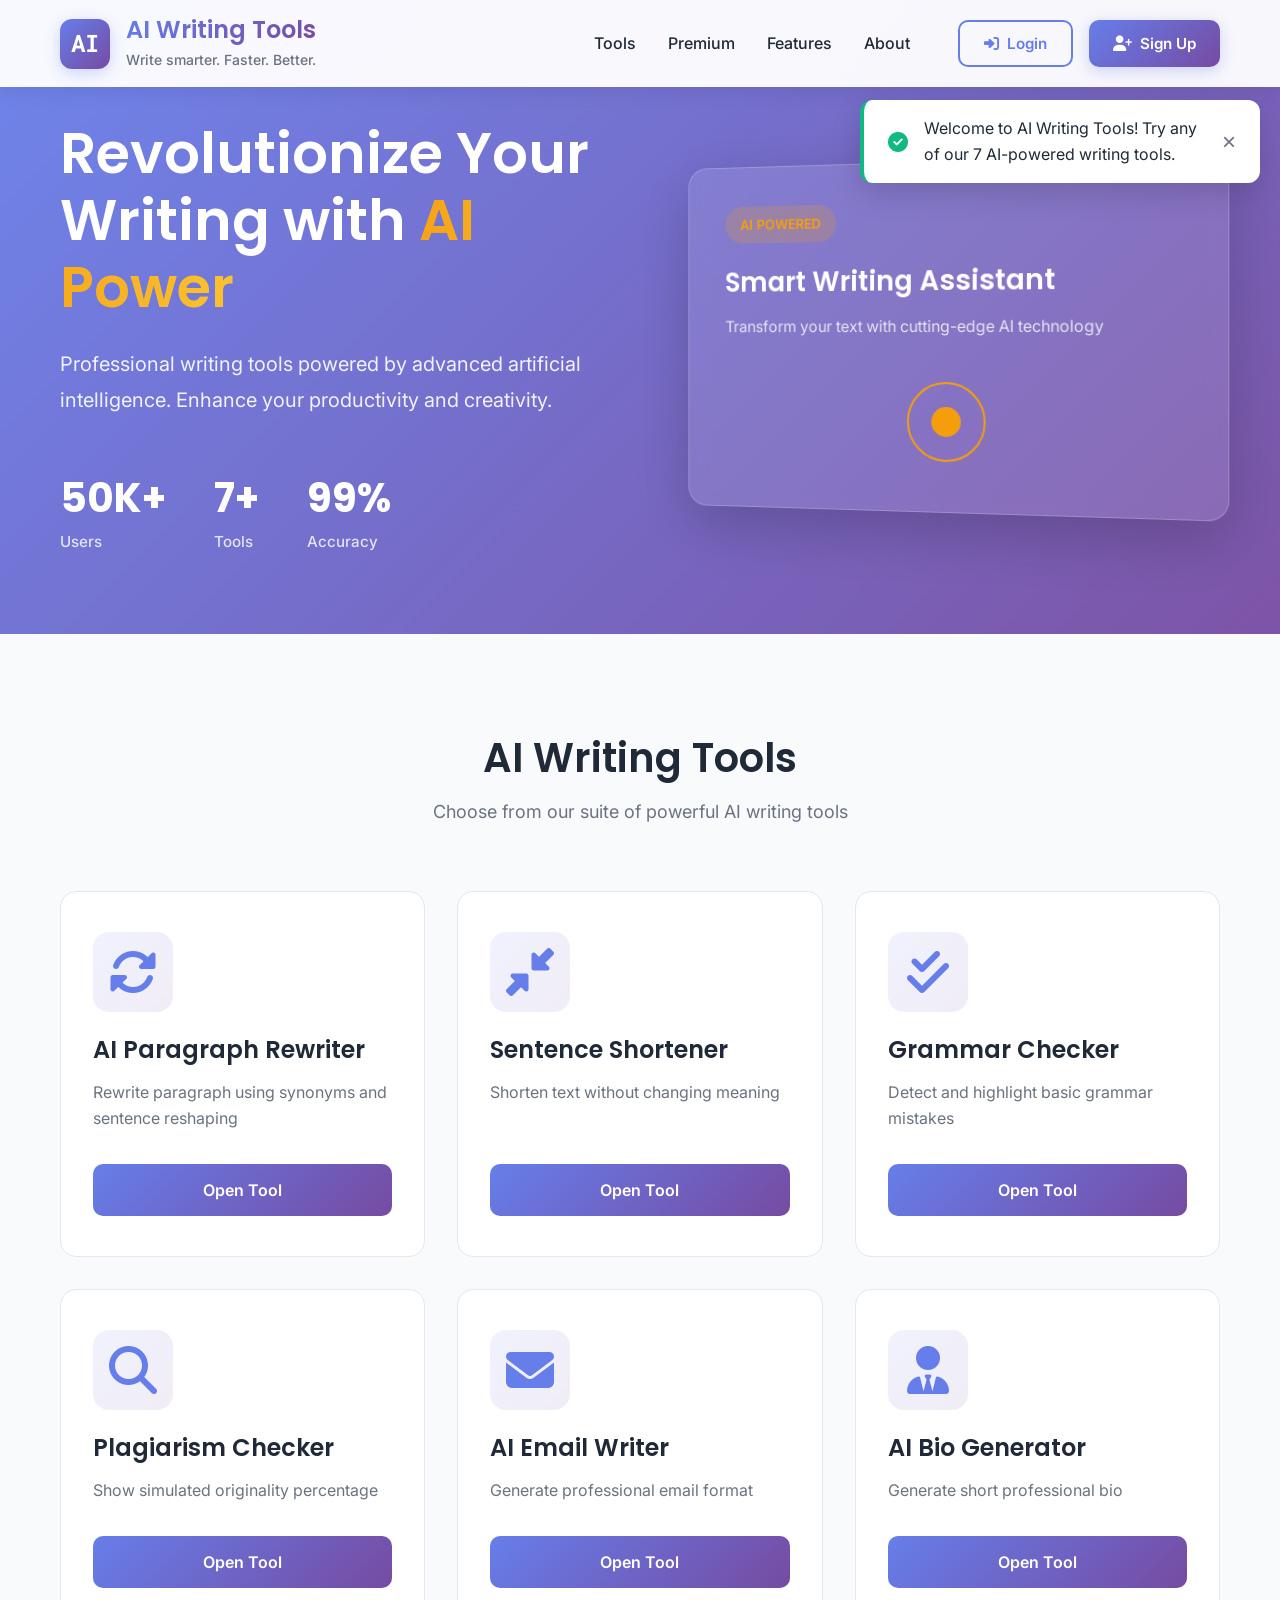
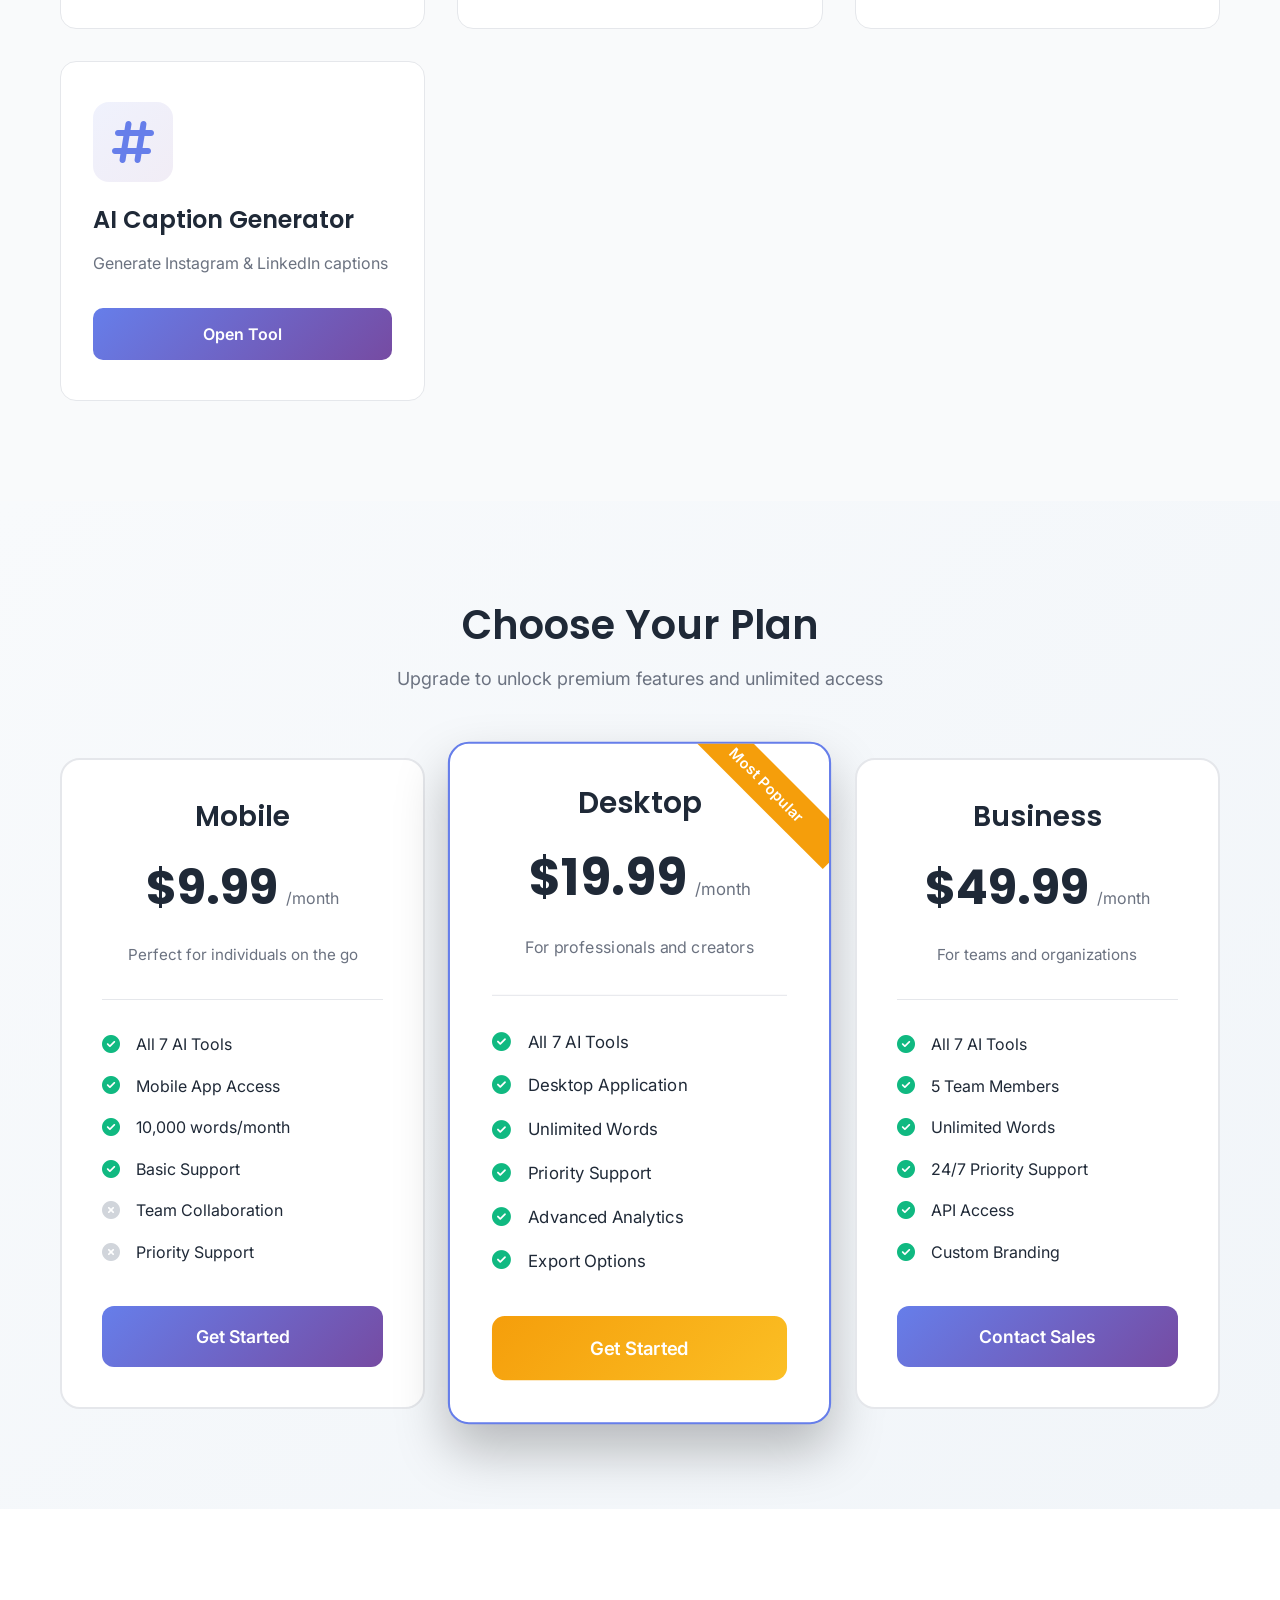
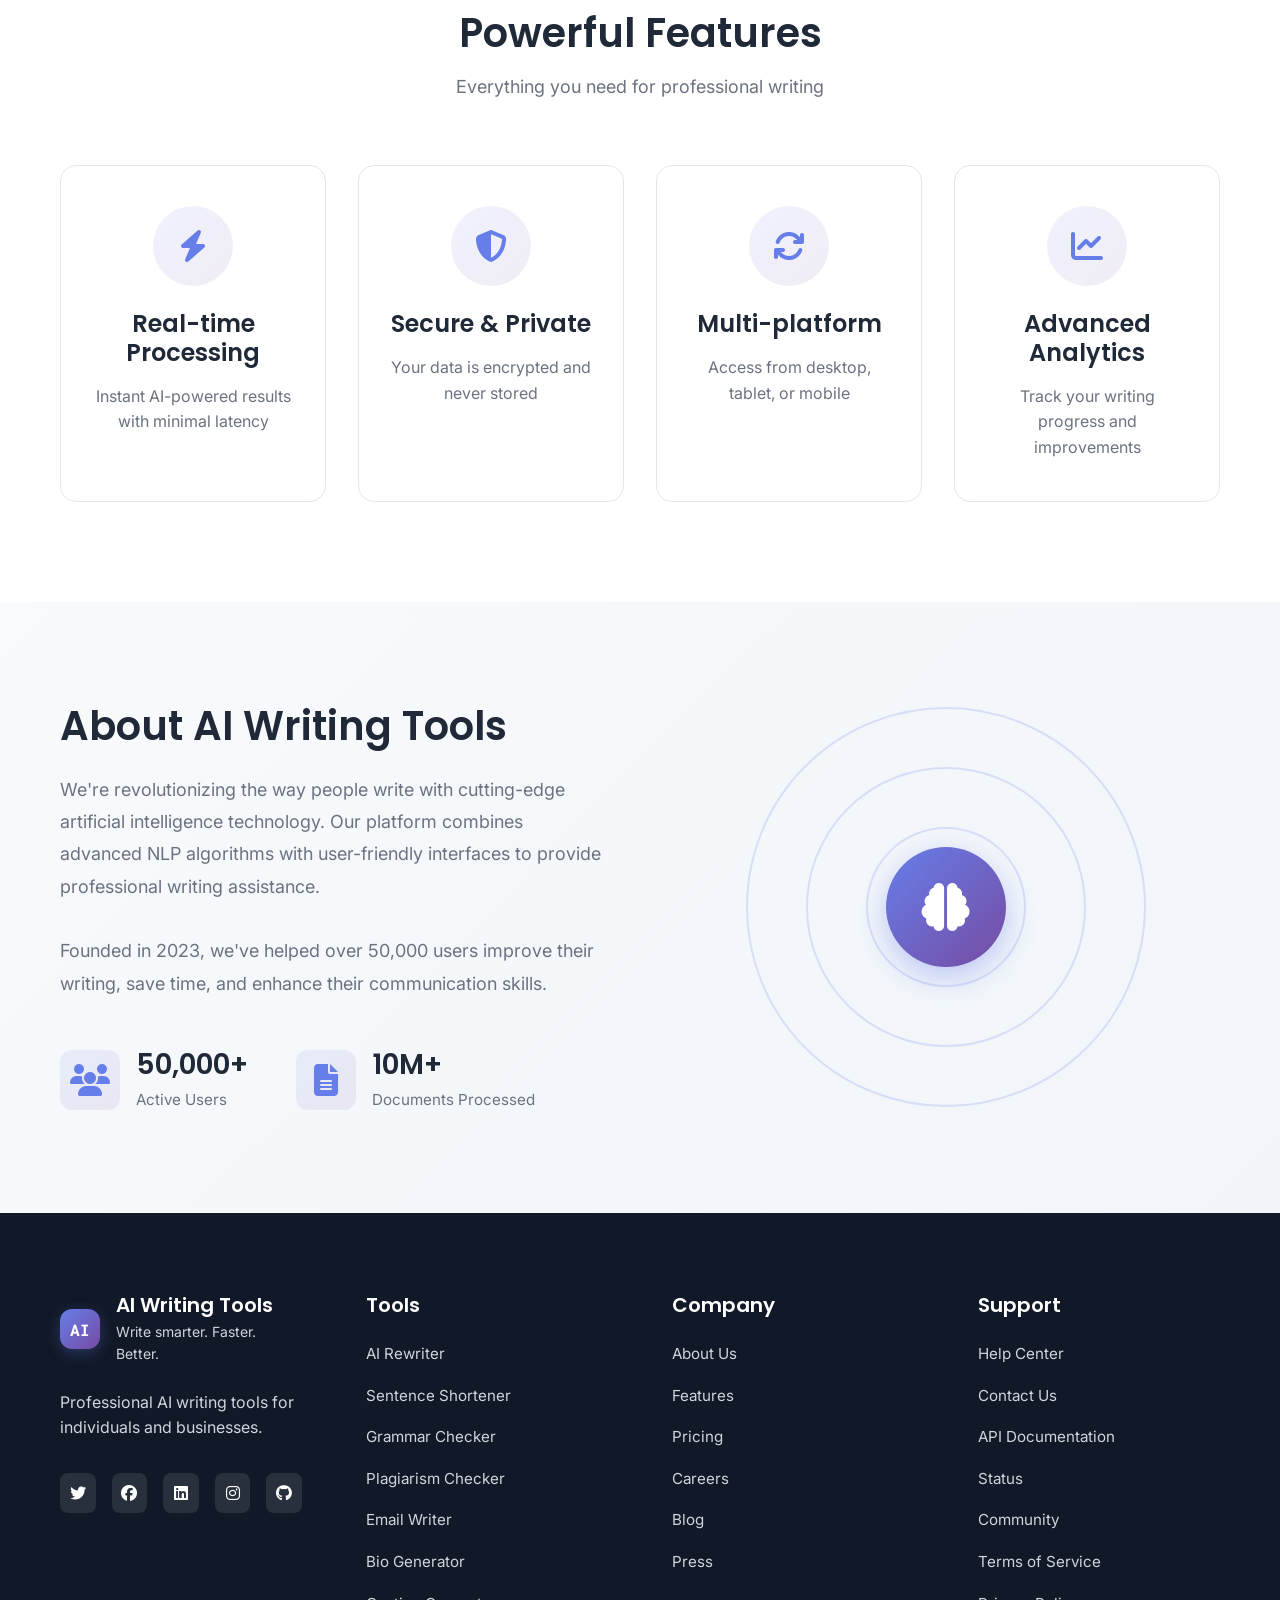
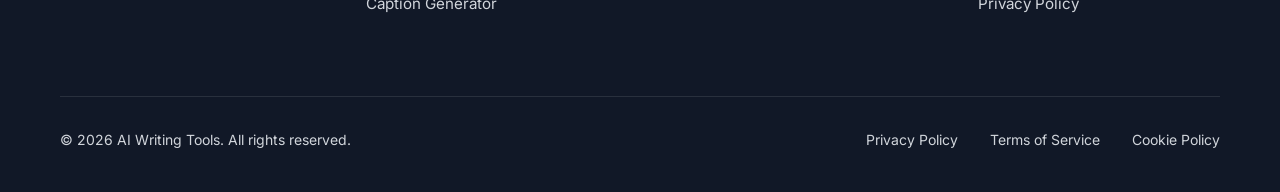
<file: ai-writing-tools-3/index.html>
<!DOCTYPE html>
<html lang="en">
<head>
    <meta charset="UTF-8">
    <meta name="viewport" content="width=device-width, initial-scale=1.0">
    <title>AI Writing Tools | Write smarter. Faster. Better.</title>
    <link rel="stylesheet" href="style.css">
    <link rel="preconnect" href="https://fonts.googleapis.com">
    <link rel="preconnect" href="https://fonts.gstatic.com" crossorigin>
    <link href="https://fonts.googleapis.com/css2?family=Inter:wght@300;400;500;600;700&family=Poppins:wght@400;500;600;700&family=Roboto+Mono:wght@300;400;500&display=swap" rel="stylesheet">
    <link rel="stylesheet" href="https://cdnjs.cloudflare.com/ajax/libs/font-awesome/6.4.0/css/all.min.css">
</head>
<body>
    <!-- Header -->
    <header class="header">
        <div class="container">
            <nav class="navbar">
                <div class="logo">
                    <div class="logo-icon">AI</div>
                    <div class="logo-text">
                        <h1>AI Writing Tools</h1>
                        <p class="tagline">Write smarter. Faster. Better.</p>
                    </div>
                </div>
                
                <div class="nav-links">
                    <a href="#tools" class="nav-link">Tools</a>
                    <a href="#premium" class="nav-link">Premium</a>
                    <a href="#features" class="nav-link">Features</a>
                    <a href="#about" class="nav-link">About</a>
                    <div class="auth-buttons">
                        <button class="btn btn-login" id="login-btn">
                            <i class="fas fa-sign-in-alt"></i> Login
                        </button>
                        <button class="btn btn-signup" id="signup-btn">
                            <i class="fas fa-user-plus"></i> Sign Up
                        </button>
                    </div>
                </div>
                
                <button class="menu-toggle" id="menu-toggle">
                    <i class="fas fa-bars"></i>
                </button>
            </nav>
        </div>
    </header>

    <!-- Hero Section -->
    <section class="hero">
        <div class="container">
            <div class="hero-content">
                <div class="hero-text">
                    <h2 class="hero-title">Revolutionize Your Writing with <span class="gradient-text">AI Power</span></h2>
                    <p class="hero-subtitle">Professional writing tools powered by advanced artificial intelligence. Enhance your productivity and creativity.</p>
                    <div class="hero-stats">
                        <div class="stat">
                            <span class="stat-number">50K+</span>
                            <span class="stat-label">Users</span>
                        </div>
                        <div class="stat">
                            <span class="stat-number">7+</span>
                            <span class="stat-label">Tools</span>
                        </div>
                        <div class="stat">
                            <span class="stat-number">99%</span>
                            <span class="stat-label">Accuracy</span>
                        </div>
                    </div>
                </div>
                <div class="hero-visual">
                    <div class="visual-card">
                        <div class="visual-content">
                            <div class="ai-chip">AI POWERED</div>
                            <h3>Smart Writing Assistant</h3>
                            <p>Transform your text with cutting-edge AI technology</p>
                            <div class="visual-animation">
                                <div class="pulse-dot"></div>
                                <div class="pulse-ring"></div>
                            </div>
                        </div>
                    </div>
                </div>
            </div>
        </div>
    </section>

    <!-- Tools Section -->
    <section class="tools-section" id="tools">
        <div class="container">
            <div class="section-header">
                <h2>AI Writing Tools</h2>
                <p>Choose from our suite of powerful AI writing tools</p>
            </div>
            
            <div class="tools-grid">
                <div class="tool-card" data-tool="rewriter">
                    <div class="tool-icon"><i class="fas fa-sync-alt"></i></div>
                    <h3>AI Paragraph Rewriter</h3>
                    <p>Rewrite paragraph using synonyms and sentence reshaping</p>
                    <button class="card-btn" data-tool="rewriter">Open Tool</button>
                </div>
                <div class="tool-card" data-tool="shortener">
                    <div class="tool-icon"><i class="fas fa-compress-alt"></i></div>
                    <h3>Sentence Shortener</h3>
                    <p>Shorten text without changing meaning</p>
                    <button class="card-btn" data-tool="shortener">Open Tool</button>
                </div>
                <div class="tool-card" data-tool="grammar">
                    <div class="tool-icon"><i class="fas fa-check-double"></i></div>
                    <h3>Grammar Checker</h3>
                    <p>Detect and highlight basic grammar mistakes</p>
                    <button class="card-btn" data-tool="grammar">Open Tool</button>
                </div>
                <div class="tool-card" data-tool="plagiarism">
                    <div class="tool-icon"><i class="fas fa-search"></i></div>
                    <h3>Plagiarism Checker</h3>
                    <p>Show simulated originality percentage</p>
                    <button class="card-btn" data-tool="plagiarism">Open Tool</button>
                </div>
                <div class="tool-card" data-tool="email">
                    <div class="tool-icon"><i class="fas fa-envelope"></i></div>
                    <h3>AI Email Writer</h3>
                    <p>Generate professional email format</p>
                    <button class="card-btn" data-tool="email">Open Tool</button>
                </div>
                <div class="tool-card" data-tool="bio">
                    <div class="tool-icon"><i class="fas fa-user-tie"></i></div>
                    <h3>AI Bio Generator</h3>
                    <p>Generate short professional bio</p>
                    <button class="card-btn" data-tool="bio">Open Tool</button>
                </div>
                <div class="tool-card" data-tool="caption">
                    <div class="tool-icon"><i class="fas fa-hashtag"></i></div>
                    <h3>AI Caption Generator</h3>
                    <p>Generate Instagram & LinkedIn captions</p>
                    <button class="card-btn" data-tool="caption">Open Tool</button>
                </div>
            </div>
        </div>
    </section>

    <!-- Premium Plans -->
    <section class="premium-section" id="premium">
        <div class="container">
            <div class="section-header">
                <h2>Choose Your Plan</h2>
                <p>Upgrade to unlock premium features and unlimited access</p>
            </div>
            
            <div class="plans-grid">
                <div class="plan-card">
                    <div class="plan-header">
                        <h3>Mobile</h3>
                        <div class="plan-price">
                            <span class="price">$9.99</span>
                            <span class="period">/month</span>
                        </div>
                        <p class="plan-desc">Perfect for individuals on the go</p>
                    </div>
                    <ul class="plan-features">
                        <li><i class="fas fa-check-circle"></i> All 7 AI Tools</li>
                        <li><i class="fas fa-check-circle"></i> Mobile App Access</li>
                        <li><i class="fas fa-check-circle"></i> 10,000 words/month</li>
                        <li><i class="fas fa-check-circle"></i> Basic Support</li>
                        <li><i class="fas fa-times-circle"></i> Team Collaboration</li>
                        <li><i class="fas fa-times-circle"></i> Priority Support</li>
                    </ul>
                    <button class="btn btn-plan-select">Get Started</button>
                </div>
                
                <div class="plan-card featured">
                    <div class="plan-badge">Most Popular</div>
                    <div class="plan-header">
                        <h3>Desktop</h3>
                        <div class="plan-price">
                            <span class="price">$19.99</span>
                            <span class="period">/month</span>
                        </div>
                        <p class="plan-desc">For professionals and creators</p>
                    </div>
                    <ul class="plan-features">
                        <li><i class="fas fa-check-circle"></i> All 7 AI Tools</li>
                        <li><i class="fas fa-check-circle"></i> Desktop Application</li>
                        <li><i class="fas fa-check-circle"></i> Unlimited Words</li>
                        <li><i class="fas fa-check-circle"></i> Priority Support</li>
                        <li><i class="fas fa-check-circle"></i> Advanced Analytics</li>
                        <li><i class="fas fa-check-circle"></i> Export Options</li>
                    </ul>
                    <button class="btn btn-plan-select featured-btn">Get Started</button>
                </div>
                
                <div class="plan-card">
                    <div class="plan-header">
                        <h3>Business</h3>
                        <div class="plan-price">
                            <span class="price">$49.99</span>
                            <span class="period">/month</span>
                        </div>
                        <p class="plan-desc">For teams and organizations</p>
                    </div>
                    <ul class="plan-features">
                        <li><i class="fas fa-check-circle"></i> All 7 AI Tools</li>
                        <li><i class="fas fa-check-circle"></i> 5 Team Members</li>
                        <li><i class="fas fa-check-circle"></i> Unlimited Words</li>
                        <li><i class="fas fa-check-circle"></i> 24/7 Priority Support</li>
                        <li><i class="fas fa-check-circle"></i> API Access</li>
                        <li><i class="fas fa-check-circle"></i> Custom Branding</li>
                    </ul>
                    <button class="btn btn-plan-select">Contact Sales</button>
                </div>
            </div>
        </div>
    </section>

    <!-- Features Section -->
    <section class="features-section" id="features">
        <div class="container">
            <div class="section-header">
                <h2>Powerful Features</h2>
                <p>Everything you need for professional writing</p>
            </div>
            
            <div class="features-grid">
                <div class="feature-card">
                    <div class="feature-icon">
                        <i class="fas fa-bolt"></i>
                    </div>
                    <h3>Real-time Processing</h3>
                    <p>Instant AI-powered results with minimal latency</p>
                </div>
                <div class="feature-card">
                    <div class="feature-icon">
                        <i class="fas fa-shield-alt"></i>
                    </div>
                    <h3>Secure & Private</h3>
                    <p>Your data is encrypted and never stored</p>
                </div>
                <div class="feature-card">
                    <div class="feature-icon">
                        <i class="fas fa-sync"></i>
                    </div>
                    <h3>Multi-platform</h3>
                    <p>Access from desktop, tablet, or mobile</p>
                </div>
                <div class="feature-card">
                    <div class="feature-icon">
                        <i class="fas fa-chart-line"></i>
                    </div>
                    <h3>Advanced Analytics</h3>
                    <p>Track your writing progress and improvements</p>
                </div>
            </div>
        </div>
    </section>

    <!-- About Section -->
    <section class="about-section" id="about">
        <div class="container">
            <div class="about-content">
                <div class="about-text">
                    <h2>About AI Writing Tools</h2>
                    <p>We're revolutionizing the way people write with cutting-edge artificial intelligence technology. Our platform combines advanced NLP algorithms with user-friendly interfaces to provide professional writing assistance.</p>
                    <p>Founded in 2023, we've helped over 50,000 users improve their writing, save time, and enhance their communication skills.</p>
                    <div class="about-stats">
                        <div class="about-stat">
                            <i class="fas fa-users"></i>
                            <div>
                                <h4>50,000+</h4>
                                <p>Active Users</p>
                            </div>
                        </div>
                        <div class="about-stat">
                            <i class="fas fa-file-alt"></i>
                            <div>
                                <h4>10M+</h4>
                                <p>Documents Processed</p>
                            </div>
                        </div>
                    </div>
                </div>
                <div class="about-image">
                    <div class="tech-circle">
                        <div class="circle-layer"></div>
                        <div class="circle-layer"></div>
                        <div class="circle-layer"></div>
                        <div class="circle-center">
                            <i class="fas fa-brain"></i>
                        </div>
                    </div>
                </div>
            </div>
        </div>
    </section>

    <!-- Footer -->
    <footer class="footer">
        <div class="container">
            <div class="footer-content">
                <div class="footer-section">
                    <div class="footer-logo">
                        <div class="logo-icon">AI</div>
                        <div>
                            <h3>AI Writing Tools</h3>
                            <p>Write smarter. Faster. Better.</p>
                        </div>
                    </div>
                    <p class="footer-desc">Professional AI writing tools for individuals and businesses.</p>
                    <div class="social-links">
                        <a href="#"><i class="fab fa-twitter"></i></a>
                        <a href="#"><i class="fab fa-facebook"></i></a>
                        <a href="#"><i class="fab fa-linkedin"></i></a>
                        <a href="#"><i class="fab fa-instagram"></i></a>
                        <a href="#"><i class="fab fa-github"></i></a>
                    </div>
                </div>
                
                <div class="footer-section">
                    <h4>Tools</h4>
                    <ul class="footer-links">
                        <li><a href="#" data-tool="rewriter">AI Rewriter</a></li>
                        <li><a href="#" data-tool="shortener">Sentence Shortener</a></li>
                        <li><a href="#" data-tool="grammar">Grammar Checker</a></li>
                        <li><a href="#" data-tool="plagiarism">Plagiarism Checker</a></li>
                        <li><a href="#" data-tool="email">Email Writer</a></li>
                        <li><a href="#" data-tool="bio">Bio Generator</a></li>
                        <li><a href="#" data-tool="caption">Caption Generator</a></li>
                    </ul>
                </div>
                
                <div class="footer-section">
                    <h4>Company</h4>
                    <ul class="footer-links">
                        <li><a href="#about">About Us</a></li>
                        <li><a href="#features">Features</a></li>
                        <li><a href="#premium">Pricing</a></li>
                        <li><a href="#">Careers</a></li>
                        <li><a href="#">Blog</a></li>
                        <li><a href="#">Press</a></li>
                    </ul>
                </div>
                
                <div class="footer-section">
                    <h4>Support</h4>
                    <ul class="footer-links">
                        <li><a href="#">Help Center</a></li>
                        <li><a href="#">Contact Us</a></li>
                        <li><a href="#">API Documentation</a></li>
                        <li><a href="#">Status</a></li>
                        <li><a href="#">Community</a></li>
                        <li><a href="#">Terms of Service</a></li>
                        <li><a href="#">Privacy Policy</a></li>
                    </ul>
                </div>
            </div>
            
            <div class="footer-bottom">
                <p>&copy; 2026 AI Writing Tools. All rights reserved.</p>
                <div class="footer-bottom-links">
                    <a href="#">Privacy Policy</a>
                    <a href="#">Terms of Service</a>
                    <a href="#">Cookie Policy</a>
                </div>
            </div>
        </div>
    </footer>

    <!-- Tool Modal -->
    <div id="tool-modal" class="modal">
        <div class="modal-content">
            <div class="modal-header">
                <h2 id="modal-title">AI Paragraph Rewriter</h2>
                <p id="modal-desc">Rewrite paragraph using synonyms and sentence reshaping</p>
                <button class="close-btn">&times;</button>
            </div>
            <div class="modal-body">
                <div class="input-section">
                    <div class="textarea-header">
                        <label for="modal-input">Your Text</label>
                        <div class="char-counter">
                            <span id="modal-char-count">0</span> characters
                        </div>
                    </div>
                    <textarea id="modal-input" placeholder="Enter your text here..."></textarea>
                    <div class="button-group">
                        <button id="modal-clear-btn" class="btn secondary">Clear</button>
                        <button id="modal-generate-btn" class="btn primary">
                            <span class="btn-text">Generate</span>
                            <div class="loading-spinner"></div>
                        </button>
                    </div>
                </div>

                <div class="output-section">
                    <div class="output-header">
                        <h3>Result</h3>
                        <button id="modal-copy-btn" class="btn small">Copy</button>
                    </div>
                    <div class="output-content" id="modal-output">
                        <div class="placeholder">
                            Your generated content will appear here...
                        </div>
                    </div>
                    <div class="tool-specific-info" id="modal-tool-info"></div>
                </div>
            </div>
        </div>
    </div>

    <!-- Auth Modal -->
    <div id="auth-modal" class="modal auth-modal">
        <div class="modal-content auth-content">
            <div class="auth-header">
                <h2 id="auth-title">Welcome Back</h2>
                <p id="auth-subtitle">Login to your account</p>
                <button class="close-btn">&times;</button>
            </div>
            <div class="auth-body">
                <form id="auth-form">
                    <div class="form-group">
                        <label for="auth-email">Email Address</label>
                        <input type="email" id="auth-email" placeholder="Enter your email" required>
                    </div>
                    <div class="form-group">
                        <label for="auth-password">Password</label>
                        <input type="password" id="auth-password" placeholder="Enter your password" required>
                    </div>
                    <div class="form-options">
                        <label class="checkbox">
                            <input type="checkbox" id="remember-me">
                            <span>Remember me</span>
                        </label>
                        <a href="#" class="forgot-password">Forgot password?</a>
                    </div>
                    <button type="submit" class="btn btn-auth-submit" id="auth-submit-btn">Sign In</button>
                    <div class="auth-divider">
                        <span>Or continue with</span>
                    </div>
                    <div class="social-auth">
                        <button type="button" class="btn btn-social google">
                            <i class="fab fa-google"></i> Google
                        </button>
                        <button type="button" class="btn btn-social github">
                            <i class="fab fa-github"></i> GitHub
                        </button>
                    </div>
                    <p class="auth-switch" id="auth-switch-text">
                        Don't have an account? <a href="#" id="auth-switch-link">Sign up</a>
                    </p>
                </form>
            </div>
        </div>
    </div>

    <script src="script.js"></script>
</body>
</html>
</file>
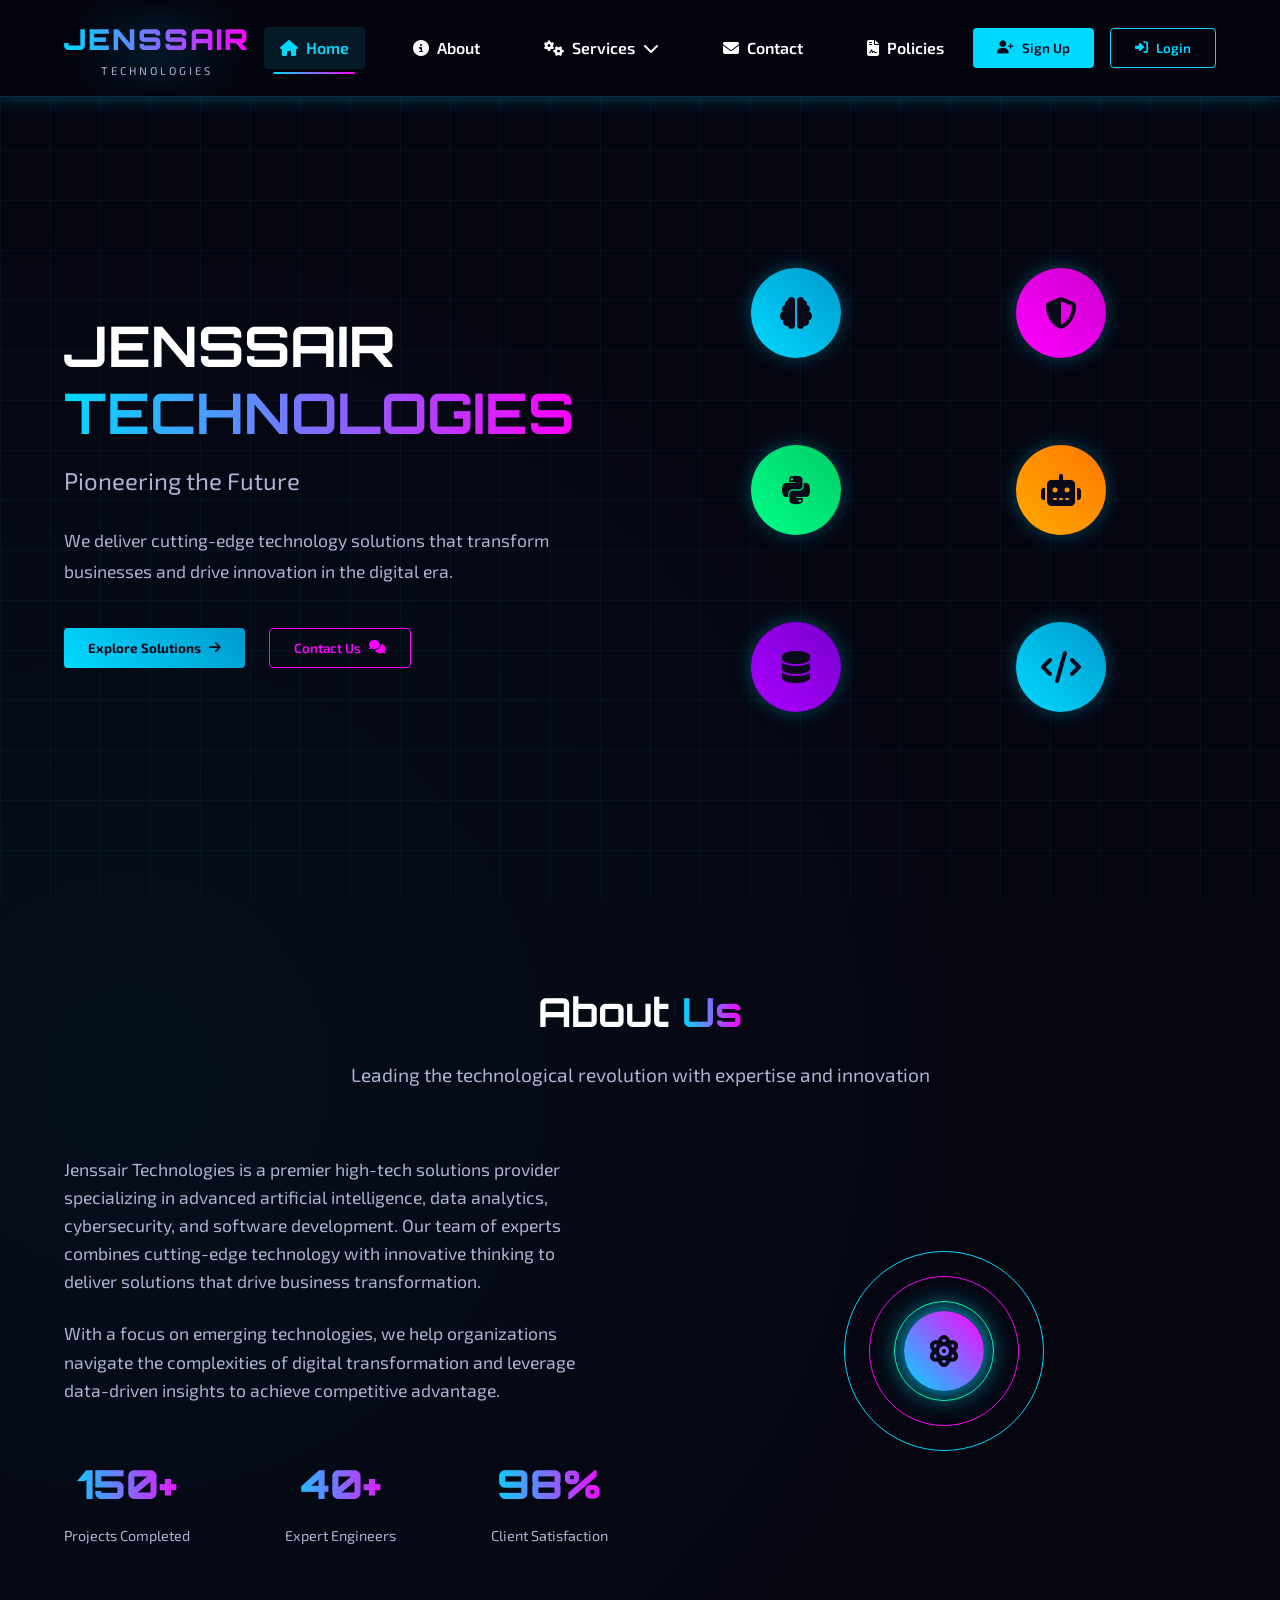
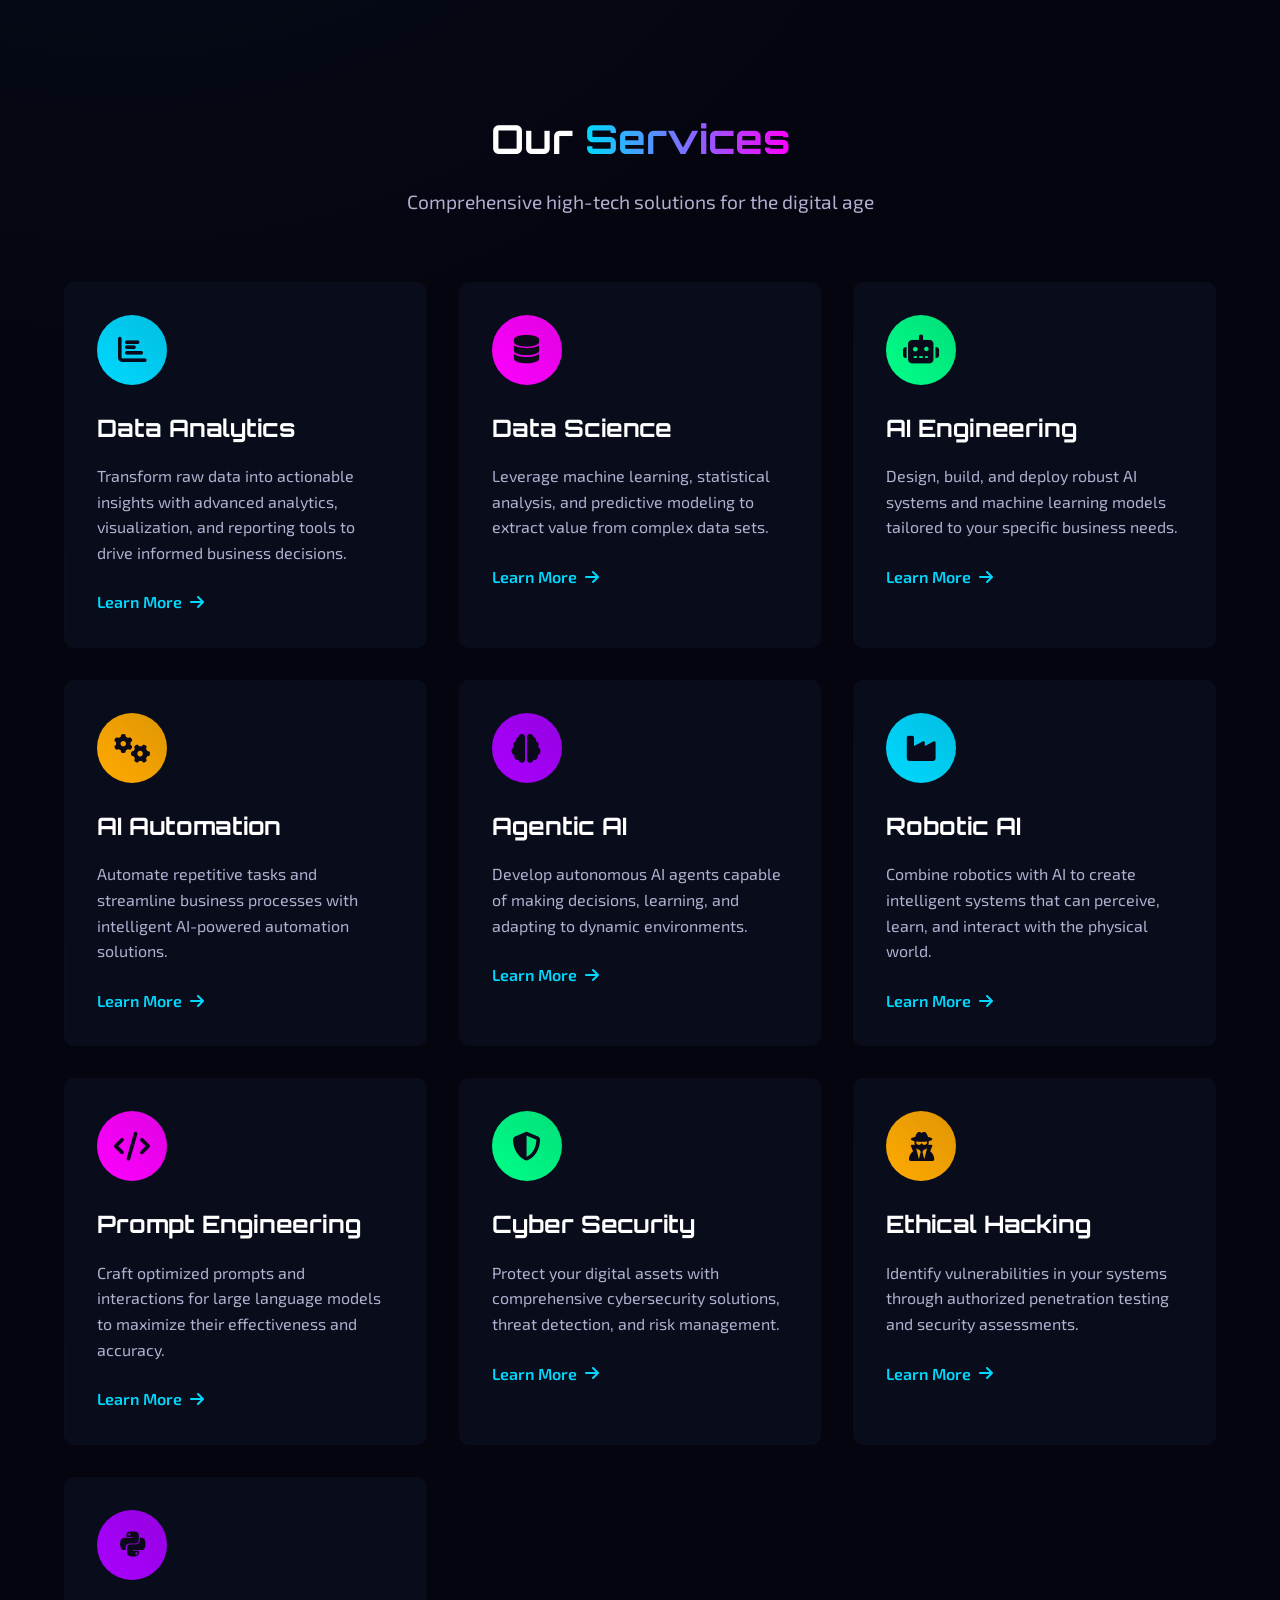
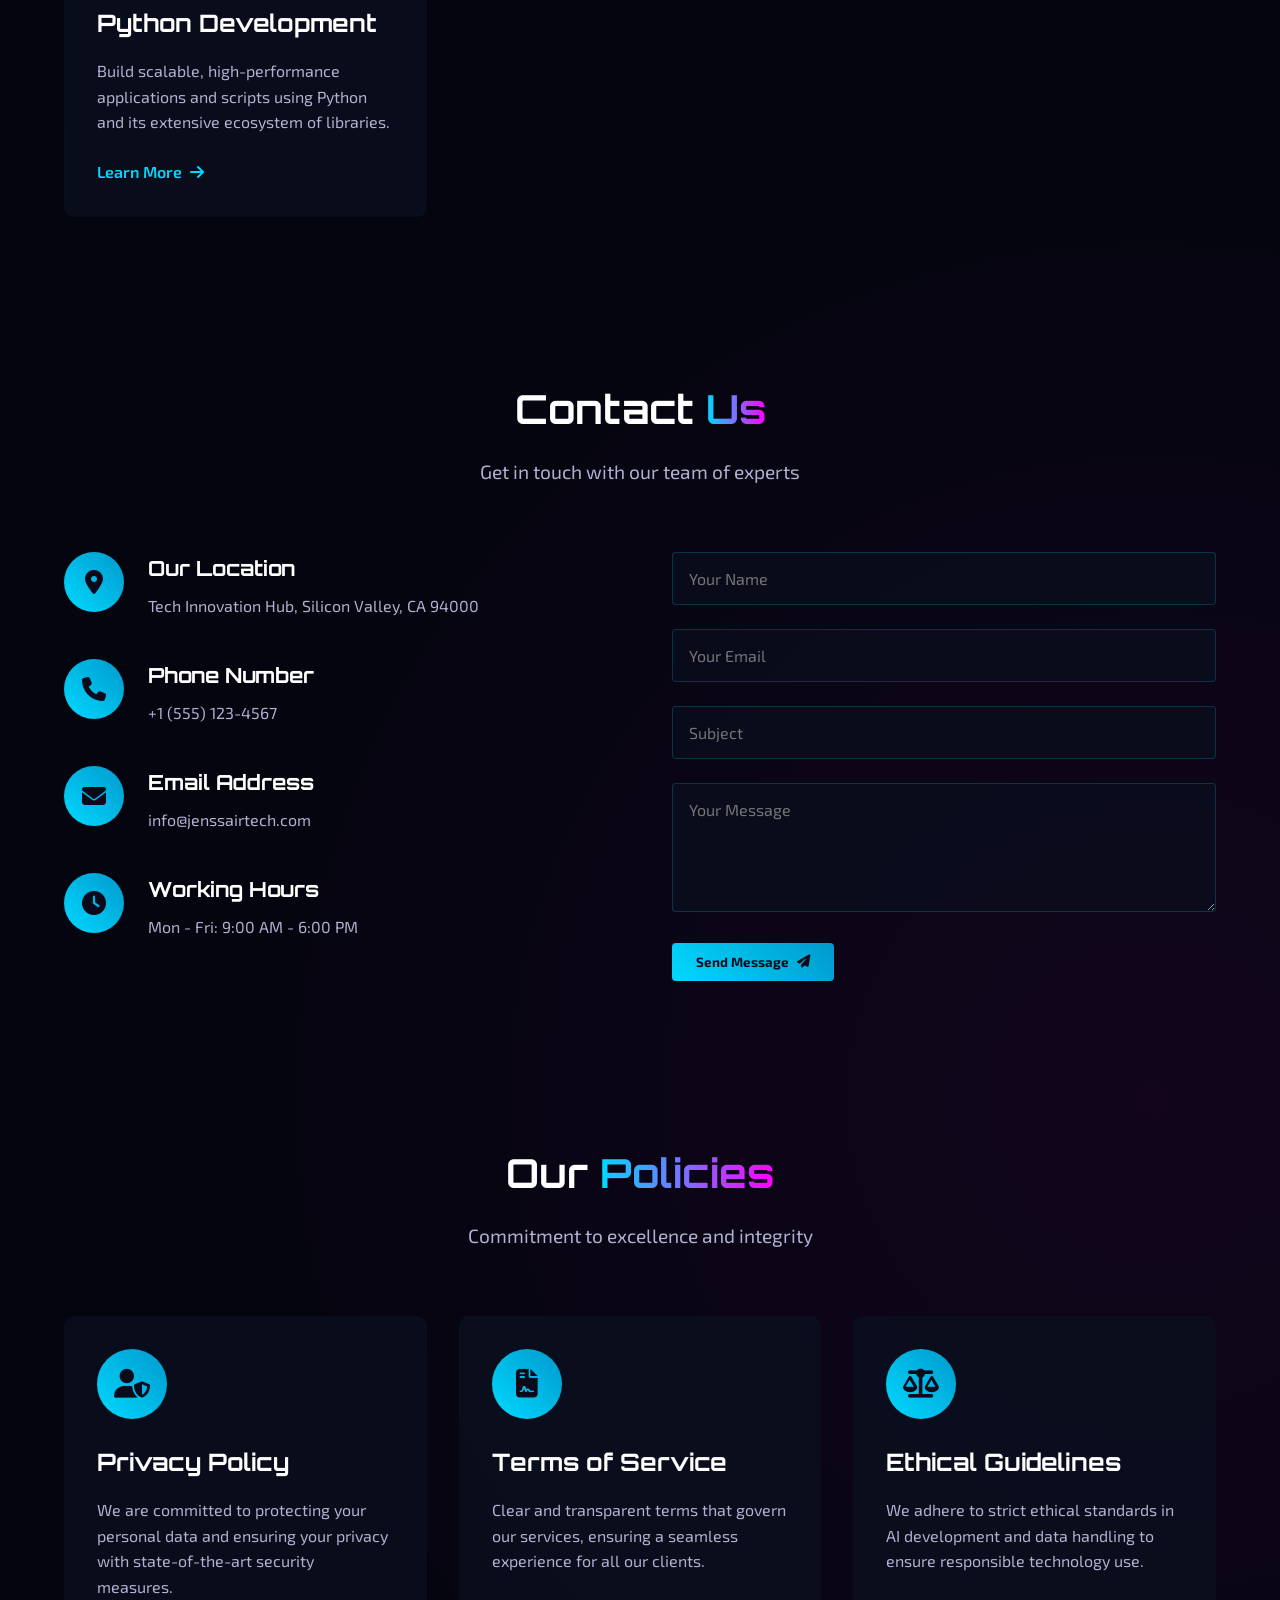
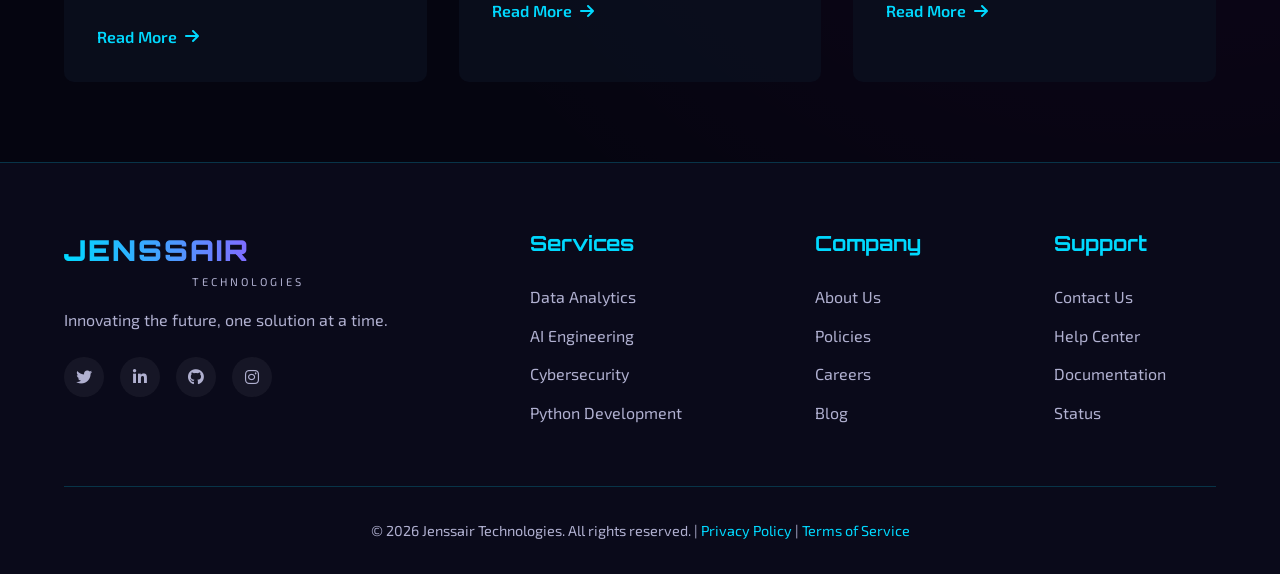
<file: jenssair-technologies-3/index.html>
<!DOCTYPE html>
<html lang="en">
<head>
    <meta charset="UTF-8">
    <meta name="viewport" content="width=device-width, initial-scale=1.0">
    <title>Jenssair Technologies | High-Tech Solutions</title>
    <link rel="stylesheet" href="style.css">
    <link rel="stylesheet" href="https://cdnjs.cloudflare.com/ajax/libs/font-awesome/6.4.0/css/all.min.css">
    <link href="https://fonts.googleapis.com/css2?family=Orbitron:wght@400;700;900&family=Exo+2:wght@300;400;600&display=swap" rel="stylesheet">
</head>
<body>
    <!-- Navigation Header -->
    <header class="header">
        <nav class="navbar">
            <div class="logo-container">
                <div class="logo">
                    <div class="logo-text">JENSSAIR</div>
                    <div class="logo-subtitle">TECHNOLOGIES</div>
                </div>
                <div class="tech-glow"></div>
            </div>
            
            <ul class="nav-links">
                <li><a href="#home" class="nav-link active"><i class="fas fa-home"></i> Home</a></li>
                <li><a href="#about" class="nav-link"><i class="fas fa-info-circle"></i> About</a></li>
                <li class="dropdown">
                    <a href="#services" class="nav-link"><i class="fas fa-cogs"></i> Services <i class="fas fa-chevron-down"></i></a>
                    <div class="dropdown-content">
                        <a href="#data-analytics"><i class="fas fa-chart-bar"></i> Data Analytics</a>
                        <a href="#data-science"><i class="fas fa-database"></i> Data Science</a>
                        <a href="#ai-engineering"><i class="fas fa-robot"></i> AI Engineering</a>
                        <a href="#ai-automation"><i class="fas fa-cogs"></i> AI Automation</a>
                        <a href="#agentic-ai"><i class="fas fa-brain"></i> Agentic AI</a>
                        <a href="#robotic-ai"><i class="fas fa-industry"></i> Robotic AI</a>
                        <a href="#prompt-engineering"><i class="fas fa-code"></i> Prompt Engineering</a>
                        <a href="#cyber-security"><i class="fas fa-shield-alt"></i> Cyber Security</a>
                        <a href="#ethical-hacking"><i class="fas fa-user-secret"></i> Ethical Hacking</a>
                        <a href="#python-dev"><i class="fab fa-python"></i> Python Development</a>
                    </div>
                </li>
                <li><a href="#contact" class="nav-link"><i class="fas fa-envelope"></i> Contact</a></li>
                <li><a href="#policies" class="nav-link"><i class="fas fa-file-contract"></i> Policies</a></li>
            </ul>
            
            <div class="auth-buttons">
                <button class="btn signup-btn" id="signupBtn"><i class="fas fa-user-plus"></i> Sign Up</button>
                <button class="btn login-btn" id="loginBtn"><i class="fas fa-sign-in-alt"></i> Login</button>
            </div>
            
            <div class="hamburger" id="hamburger">
                <div class="bar"></div>
                <div class="bar"></div>
                <div class="bar"></div>
            </div>
        </nav>
    </header>

    <!-- Hero Section -->
    <section class="hero" id="home">
        <div class="hero-content">
            <div class="tech-grid"></div>
            <h1 class="hero-title">JENSSAIR <span class="tech-text">TECHNOLOGIES</span></h1>
            <p class="hero-subtitle">Pioneering the Future with Advanced AI & Data Solutions</p>
            <p class="hero-description">We deliver cutting-edge technology solutions that transform businesses and drive innovation in the digital era.</p>
            <div class="hero-buttons">
                <button class="btn primary-btn">Explore Solutions <i class="fas fa-arrow-right"></i></button>
                <button class="btn secondary-btn">Contact Us <i class="fas fa-comments"></i></button>
            </div>
        </div>
        <div class="hero-visual">
            <!-- NON-OVERLAPPING CIRCLES LAYOUT -->
            <div class="floating-tech">
                <!-- Top Row -->
                <div class="tech-circle circle-1"><i class="fas fa-brain"></i></div>
                <div class="tech-circle circle-2"><i class="fas fa-shield-alt"></i></div>
                <!-- Middle Row -->
                <div class="tech-circle circle-3"><i class="fab fa-python"></i></div>
                <div class="tech-circle circle-4"><i class="fas fa-robot"></i></div>
                <!-- Bottom Row -->
                <div class="tech-circle circle-5"><i class="fas fa-database"></i></div>
                <div class="tech-circle circle-6"><i class="fas fa-code"></i></div>
            </div>
        </div>
    </section>

    <!-- About Section -->
    <section class="section about" id="about">
        <div class="section-header">
            <h2 class="section-title">About <span class="tech-text">Us</span></h2>
            <p class="section-subtitle">Leading the technological revolution with expertise and innovation</p>
        </div>
        <div class="about-content">
            <div class="about-text">
                <p>Jenssair Technologies is a premier high-tech solutions provider specializing in advanced artificial intelligence, data analytics, cybersecurity, and software development. Our team of experts combines cutting-edge technology with innovative thinking to deliver solutions that drive business transformation.</p>
                <p>With a focus on emerging technologies, we help organizations navigate the complexities of digital transformation and leverage data-driven insights to achieve competitive advantage.</p>
                <div class="stats">
                    <div class="stat">
                        <div class="stat-number">150+</div>
                        <div class="stat-label">Projects Completed</div>
                    </div>
                    <div class="stat">
                        <div class="stat-number">40+</div>
                        <div class="stat-label">Expert Engineers</div>
                    </div>
                    <div class="stat">
                        <div class="stat-number">98%</div>
                        <div class="stat-label">Client Satisfaction</div>
                    </div>
                </div>
            </div>
            <div class="about-visual">
                <div class="hologram-container">
                    <div class="hologram">
                        <div class="hologram-line line-1"></div>
                        <div class="hologram-line line-2"></div>
                        <div class="hologram-line line-3"></div>
                        <div class="hologram-center">
                            <i class="fas fa-atom"></i>
                        </div>
                    </div>
                </div>
            </div>
        </div>
    </section>

    <!-- Services Section -->
    <section class="section services" id="services">
        <div class="section-header">
            <h2 class="section-title">Our <span class="tech-text">Services</span></h2>
            <p class="section-subtitle">Comprehensive high-tech solutions for the digital age</p>
        </div>
        <div class="services-grid">
            <!-- Service cards will be generated by JavaScript -->
        </div>
    </section>

    <!-- Contact Section -->
    <section class="section contact" id="contact">
        <div class="section-header">
            <h2 class="section-title">Contact <span class="tech-text">Us</span></h2>
            <p class="section-subtitle">Get in touch with our team of experts</p>
        </div>
        <div class="contact-content">
            <div class="contact-info">
                <div class="contact-item">
                    <div class="contact-icon">
                        <i class="fas fa-map-marker-alt"></i>
                    </div>
                    <div class="contact-details">
                        <h3>Our Location</h3>
                        <p>Tech Innovation Hub, Silicon Valley, CA 94000</p>
                    </div>
                </div>
                <div class="contact-item">
                    <div class="contact-icon">
                        <i class="fas fa-phone"></i>
                    </div>
                    <div class="contact-details">
                        <h3>Phone Number</h3>
                        <p>+1 (555) 123-4567</p>
                    </div>
                </div>
                <div class="contact-item">
                    <div class="contact-icon">
                        <i class="fas fa-envelope"></i>
                    </div>
                    <div class="contact-details">
                        <h3>Email Address</h3>
                        <p>info@jenssairtech.com</p>
                    </div>
                </div>
                <div class="contact-item">
                    <div class="contact-icon">
                        <i class="fas fa-clock"></i>
                    </div>
                    <div class="contact-details">
                        <h3>Working Hours</h3>
                        <p>Mon - Fri: 9:00 AM - 6:00 PM</p>
                    </div>
                </div>
            </div>
            <div class="contact-form">
                <form id="contactForm">
                    <div class="form-group">
                        <input type="text" placeholder="Your Name" required>
                    </div>
                    <div class="form-group">
                        <input type="email" placeholder="Your Email" required>
                    </div>
                    <div class="form-group">
                        <input type="text" placeholder="Subject" required>
                    </div>
                    <div class="form-group">
                        <textarea rows="5" placeholder="Your Message" required></textarea>
                    </div>
                    <button type="submit" class="btn primary-btn">Send Message <i class="fas fa-paper-plane"></i></button>
                </form>
            </div>
        </div>
    </section>

    <!-- Policies Section -->
    <section class="section policies" id="policies">
        <div class="section-header">
            <h2 class="section-title">Our <span class="tech-text">Policies</span></h2>
            <p class="section-subtitle">Commitment to excellence and integrity</p>
        </div>
        <div class="policies-content">
            <div class="policy-cards">
                <div class="policy-card">
                    <div class="policy-icon">
                        <i class="fas fa-user-shield"></i>
                    </div>
                    <h3>Privacy Policy</h3>
                    <p>We are committed to protecting your personal data and ensuring your privacy with state-of-the-art security measures.</p>
                    <a href="#" class="policy-link">Read More <i class="fas fa-arrow-right"></i></a>
                </div>
                <div class="policy-card">
                    <div class="policy-icon">
                        <i class="fas fa-file-contract"></i>
                    </div>
                    <h3>Terms of Service</h3>
                    <p>Clear and transparent terms that govern our services, ensuring a seamless experience for all our clients.</p>
                    <a href="#" class="policy-link">Read More <i class="fas fa-arrow-right"></i></a>
                </div>
                <div class="policy-card">
                    <div class="policy-icon">
                        <i class="fas fa-balance-scale"></i>
                    </div>
                    <h3>Ethical Guidelines</h3>
                    <p>We adhere to strict ethical standards in AI development and data handling to ensure responsible technology use.</p>
                    <a href="#" class="policy-link">Read More <i class="fas fa-arrow-right"></i></a>
                </div>
            </div>
        </div>
    </section>

    <!-- Footer -->
    <footer class="footer">
        <div class="footer-content">
            <div class="footer-logo">
                <div class="logo">
                    <div class="logo-text">JENSSAIR</div>
                    <div class="logo-subtitle">TECHNOLOGIES</div>
                </div>
                <p class="footer-tagline">Innovating the future, one solution at a time.</p>
                <div class="social-icons">
                    <a href="#"><i class="fab fa-twitter"></i></a>
                    <a href="#"><i class="fab fa-linkedin-in"></i></a>
                    <a href="#"><i class="fab fa-github"></i></a>
                    <a href="#"><i class="fab fa-instagram"></i></a>
                </div>
            </div>
            <div class="footer-links">
                <div class="footer-column">
                    <h3>Services</h3>
                    <ul>
                        <li><a href="#">Data Analytics</a></li>
                        <li><a href="#">AI Engineering</a></li>
                        <li><a href="#">Cybersecurity</a></li>
                        <li><a href="#">Python Development</a></li>
                    </ul>
                </div>
                <div class="footer-column">
                    <h3>Company</h3>
                    <ul>
                        <li><a href="#about">About Us</a></li>
                        <li><a href="#policies">Policies</a></li>
                        <li><a href="#">Careers</a></li>
                        <li><a href="#">Blog</a></li>
                    </ul>
                </div>
                <div class="footer-column">
                    <h3>Support</h3>
                    <ul>
                        <li><a href="#contact">Contact Us</a></li>
                        <li><a href="#">Help Center</a></li>
                        <li><a href="#">Documentation</a></li>
                        <li><a href="#">Status</a></li>
                    </ul>
                </div>
            </div>
        </div>
        <div class="footer-bottom">
            <p>&copy; 2026 Jenssair Technologies. All rights reserved. | <a href="#">Privacy Policy</a> | <a href="#">Terms of Service</a></p>
        </div>
    </footer>

    <!-- Login Modal -->
    <div class="modal" id="loginModal">
        <div class="modal-content">
            <div class="modal-header">
                <h2><i class="fas fa-sign-in-alt"></i> Login</h2>
                <span class="close-modal">&times;</span>
            </div>
            <div class="modal-body">
                <form id="loginForm">
                    <div class="form-group">
                        <input type="email" placeholder="Email Address" required>
                    </div>
                    <div class="form-group">
                        <input type="password" placeholder="Password" required>
                    </div>
                    <div class="form-options">
                        <label>
                            <input type="checkbox"> Remember me
                        </label>
                        <a href="#" class="forgot-password">Forgot Password?</a>
                    </div>
                    <button type="submit" class="btn primary-btn full-width">Login <i class="fas fa-sign-in-alt"></i></button>
                    <div class="divider">
                        <span>Or login with</span>
                    </div>
                    <div class="social-login">
                        <button type="button" class="social-btn google"><i class="fab fa-google"></i> Google</button>
                        <button type="button" class="social-btn github"><i class="fab fa-github"></i> GitHub</button>
                    </div>
                </form>
            </div>
        </div>
    </div>

    <!-- Signup Modal -->
    <div class="modal" id="signupModal">
        <div class="modal-content">
            <div class="modal-header">
                <h2><i class="fas fa-user-plus"></i> Create Account</h2>
                <span class="close-modal">&times;</span>
            </div>
            <div class="modal-body">
                <form id="signupForm">
                    <div class="form-group">
                        <input type="text" placeholder="Full Name" required>
                    </div>
                    <div class="form-group">
                        <input type="email" placeholder="Email Address" required>
                    </div>
                    <div class="form-group">
                        <input type="password" placeholder="Password" required>
                    </div>
                    <div class="form-group">
                        <input type="password" placeholder="Confirm Password" required>
                    </div>
                    <div class="form-options">
                        <label>
                            <input type="checkbox" required> I agree to the <a href="#">Terms of Service</a> and <a href="#">Privacy Policy</a>
                        </label>
                    </div>
                    <button type="submit" class="btn primary-btn full-width">Create Account <i class="fas fa-user-plus"></i></button>
                </form>
            </div>
        </div>
    </div>

    <script src="script.js"></script>
</body>
</html>
</file>
<file: ai-writing-tools-3/style.css>
:root {
    --primary-color: #667eea;
    --primary-dark: #5a67d8;
    --secondary-color: #764ba2;
    --accent-color: #f59e0b;
    --text-color: #1f2937;
    --text-light: #6b7280;
    --bg-color: #f9fafb;
    --bg-dark: #111827;
    --white: #ffffff;
    --gray-100: #f3f4f6;
    --gray-200: #e5e7eb;
    --gray-300: #d1d5db;
    --success-color: #10b981;
    --error-color: #ef4444;
    --shadow: 0 10px 25px rgba(0, 0, 0, 0.1);
    --shadow-lg: 0 20px 40px rgba(0, 0, 0, 0.15);
    --shadow-xl: 0 25px 50px rgba(0, 0, 0, 0.25);
    --gradient: linear-gradient(135deg, var(--primary-color) 0%, var(--secondary-color) 100%);
    --gradient-light: linear-gradient(135deg, rgba(102, 126, 234, 0.1) 0%, rgba(118, 75, 162, 0.1) 100%);
}

* {
    margin: 0;
    padding: 0;
    box-sizing: border-box;
}

html {
    scroll-behavior: smooth;
}

body {
    font-family: 'Inter', sans-serif;
    line-height: 1.6;
    color: var(--text-color);
    background: var(--bg-color);
    overflow-x: hidden;
}

h1, h2, h3, h4 {
    font-family: 'Poppins', sans-serif;
    font-weight: 600;
    line-height: 1.2;
}

.container {
    max-width: 1200px;
    margin: 0 auto;
    padding: 0 20px;
}

/* Header */
.header {
    background: rgba(255, 255, 255, 0.95);
    backdrop-filter: blur(10px);
    padding: 1rem 0;
    box-shadow: 0 2px 20px rgba(0, 0, 0, 0.1);
    position: fixed;
    top: 0;
    left: 0;
    right: 0;
    z-index: 1000;
    transition: all 0.3s ease;
}

.navbar {
    display: flex;
    justify-content: space-between;
    align-items: center;
}

.logo {
    display: flex;
    align-items: center;
    gap: 1rem;
    text-decoration: none;
}

.logo-icon {
    width: 50px;
    height: 50px;
    background: var(--gradient);
    border-radius: 12px;
    display: flex;
    align-items: center;
    justify-content: center;
    color: var(--white);
    font-size: 1.5rem;
    font-weight: 700;
    font-family: 'Roboto Mono', monospace;
    box-shadow: 0 4px 15px rgba(102, 126, 234, 0.3);
}

.logo-text h1 {
    font-size: 1.5rem;
    background: var(--gradient);
    -webkit-background-clip: text;
    -webkit-text-fill-color: transparent;
    margin-bottom: 0.25rem;
}

.tagline {
    font-size: 0.875rem;
    color: var(--text-light);
    font-weight: 500;
}

.nav-links {
    display: flex;
    align-items: center;
    gap: 2rem;
}

.nav-link {
    text-decoration: none;
    color: var(--text-color);
    font-weight: 500;
    font-size: 1rem;
    transition: all 0.3s ease;
    position: relative;
}

.nav-link:hover {
    color: var(--primary-color);
}

.nav-link::after {
    content: '';
    position: absolute;
    bottom: -5px;
    left: 0;
    width: 0;
    height: 2px;
    background: var(--gradient);
    transition: width 0.3s ease;
}

.nav-link:hover::after {
    width: 100%;
}

.auth-buttons {
    display: flex;
    gap: 1rem;
    margin-left: 1rem;
}

.btn {
    padding: 0.75rem 1.5rem;
    border: none;
    border-radius: 10px;
    font-family: 'Inter', sans-serif;
    font-weight: 600;
    font-size: 0.95rem;
    cursor: pointer;
    transition: all 0.3s ease;
    display: inline-flex;
    align-items: center;
    justify-content: center;
    gap: 0.5rem;
}

.btn-login {
    background: transparent;
    color: var(--primary-color);
    border: 2px solid var(--primary-color);
}

.btn-login:hover {
    background: var(--gradient-light);
    transform: translateY(-2px);
}

.btn-signup {
    background: var(--gradient);
    color: var(--white);
    box-shadow: 0 4px 15px rgba(102, 126, 234, 0.3);
}

.btn-signup:hover {
    transform: translateY(-2px);
    box-shadow: 0 8px 25px rgba(102, 126, 234, 0.4);
}

.menu-toggle {
    display: none;
    background: none;
    border: none;
    font-size: 1.5rem;
    color: var(--text-color);
    cursor: pointer;
    padding: 0.5rem;
}

/* Hero Section */
.hero {
    padding: 120px 0 80px;
    background: var(--gradient);
    position: relative;
    overflow: hidden;
}

.hero::before {
    content: '';
    position: absolute;
    top: 0;
    left: 0;
    right: 0;
    bottom: 0;
    background: url('data:image/svg+xml,<svg xmlns="http://www.w3.org/2000/svg" viewBox="0 0 1000 1000"><path fill="rgba(255,255,255,0.05)" d="M0,0L1000,0L1000,1000L0,1000Z" /></svg>');
    background-size: cover;
}

.hero-content {
    display: grid;
    grid-template-columns: 1fr 1fr;
    gap: 4rem;
    align-items: center;
}

.hero-title {
    font-size: 3.5rem;
    color: var(--white);
    margin-bottom: 1.5rem;
}

.gradient-text {
    background: linear-gradient(90deg, #f59e0b, #fbbf24);
    -webkit-background-clip: text;
    -webkit-text-fill-color: transparent;
}

.hero-subtitle {
    font-size: 1.25rem;
    color: rgba(255, 255, 255, 0.9);
    margin-bottom: 2rem;
    line-height: 1.8;
}

.hero-stats {
    display: flex;
    gap: 3rem;
    margin-top: 3rem;
}

.stat {
    display: flex;
    flex-direction: column;
}

.stat-number {
    font-size: 2.5rem;
    font-weight: 700;
    color: var(--white);
    font-family: 'Poppins', sans-serif;
}

.stat-label {
    font-size: 0.95rem;
    color: rgba(255, 255, 255, 0.8);
    font-weight: 500;
}

.hero-visual {
    position: relative;
}

.visual-card {
    background: rgba(255, 255, 255, 0.1);
    backdrop-filter: blur(10px);
    border-radius: 20px;
    padding: 2.5rem;
    box-shadow: 0 20px 60px rgba(0, 0, 0, 0.2);
    border: 1px solid rgba(255, 255, 255, 0.2);
    transform: perspective(1000px) rotateY(-10deg);
    transition: transform 0.5s ease;
}

.visual-card:hover {
    transform: perspective(1000px) rotateY(0deg);
}

.ai-chip {
    display: inline-block;
    background: rgba(245, 158, 11, 0.2);
    color: #f59e0b;
    padding: 0.5rem 1rem;
    border-radius: 50px;
    font-size: 0.875rem;
    font-weight: 600;
    margin-bottom: 1.5rem;
}

.visual-card h3 {
    font-size: 1.75rem;
    color: var(--white);
    margin-bottom: 1rem;
}

.visual-card p {
    color: rgba(255, 255, 255, 0.8);
    margin-bottom: 2rem;
}

.visual-animation {
    position: relative;
    height: 100px;
    display: flex;
    align-items: center;
    justify-content: center;
}

.pulse-dot {
    width: 30px;
    height: 30px;
    background: var(--accent-color);
    border-radius: 50%;
    position: absolute;
    z-index: 2;
    animation: pulse 2s infinite;
}

.pulse-ring {
    width: 80px;
    height: 80px;
    border: 2px solid var(--accent-color);
    border-radius: 50%;
    position: absolute;
    animation: ring 2s infinite;
}

@keyframes pulse {
    0% { transform: scale(1); opacity: 1; }
    50% { transform: scale(1.2); opacity: 0.7; }
    100% { transform: scale(1); opacity: 1; }
}

@keyframes ring {
    0% { transform: scale(0.8); opacity: 1; }
    100% { transform: scale(1.5); opacity: 0; }
}

/* Tools Section */
.tools-section {
    padding: 100px 0;
    background: var(--bg-color);
}

.section-header {
    text-align: center;
    margin-bottom: 4rem;
}

.section-header h2 {
    font-size: 2.5rem;
    color: var(--text-color);
    margin-bottom: 1rem;
}

.section-header p {
    font-size: 1.125rem;
    color: var(--text-light);
    max-width: 600px;
    margin: 0 auto;
}

.tools-grid {
    display: grid;
    grid-template-columns: repeat(auto-fit, minmax(300px, 1fr));
    gap: 2rem;
}

.tool-card {
    background: var(--white);
    border-radius: 16px;
    padding: 2.5rem 2rem;
    transition: all 0.4s ease;
    border: 1px solid var(--gray-200);
    position: relative;
    overflow: hidden;
    display: flex;
    flex-direction: column;
    height: 100%;
}

.tool-card::before {
    content: '';
    position: absolute;
    top: 0;
    left: 0;
    right: 0;
    height: 4px;
    background: var(--gradient);
    transform: scaleX(0);
    transition: transform 0.4s ease;
}

.tool-card:hover::before {
    transform: scaleX(1);
}

.tool-card:hover {
    transform: translateY(-10px);
    box-shadow: var(--shadow-lg);
    border-color: transparent;
}

.tool-icon {
    font-size: 3rem;
    color: var(--primary-color);
    margin-bottom: 1.5rem;
    background: var(--gradient-light);
    width: 80px;
    height: 80px;
    border-radius: 16px;
    display: flex;
    align-items: center;
    justify-content: center;
}

.tool-card h3 {
    font-size: 1.5rem;
    margin-bottom: 1rem;
    color: var(--text-color);
}

.tool-card p {
    color: var(--text-light);
    margin-bottom: 2rem;
    flex-grow: 1;
    line-height: 1.6;
}

.card-btn {
    background: var(--gradient);
    color: var(--white);
    border: none;
    padding: 1rem 2rem;
    border-radius: 10px;
    font-family: 'Inter', sans-serif;
    font-weight: 600;
    font-size: 1rem;
    cursor: pointer;
    transition: all 0.3s ease;
    width: 100%;
    margin-top: auto;
    display: flex;
    align-items: center;
    justify-content: center;
    gap: 0.5rem;
}

.card-btn:hover {
    transform: translateY(-3px);
    box-shadow: 0 10px 25px rgba(102, 126, 234, 0.3);
}

/* Premium Section */
.premium-section {
    padding: 100px 0;
    background: linear-gradient(135deg, #f8fafc 0%, #f1f5f9 100%);
}

.plans-grid {
    display: grid;
    grid-template-columns: repeat(auto-fit, minmax(300px, 1fr));
    gap: 2rem;
    margin-top: 3rem;
}

.plan-card {
    background: var(--white);
    border-radius: 20px;
    padding: 2.5rem;
    transition: all 0.4s ease;
    border: 2px solid var(--gray-200);
    position: relative;
    overflow: hidden;
}

.plan-card.featured {
    border-color: var(--primary-color);
    transform: scale(1.05);
    box-shadow: var(--shadow-xl);
}

.plan-badge {
    position: absolute;
    top: 20px;
    right: -35px;
    background: var(--accent-color);
    color: var(--white);
    padding: 0.5rem 3rem;
    transform: rotate(45deg);
    font-size: 0.875rem;
    font-weight: 600;
}

.plan-header {
    text-align: center;
    margin-bottom: 2rem;
    padding-bottom: 2rem;
    border-bottom: 1px solid var(--gray-200);
}

.plan-header h3 {
    font-size: 1.75rem;
    color: var(--text-color);
    margin-bottom: 1rem;
}

.plan-price {
    display: flex;
    align-items: baseline;
    justify-content: center;
    gap: 0.5rem;
    margin-bottom: 1rem;
}

.price {
    font-size: 3rem;
    font-weight: 700;
    color: var(--text-color);
    font-family: 'Poppins', sans-serif;
}

.period {
    font-size: 1rem;
    color: var(--text-light);
}

.plan-desc {
    color: var(--text-light);
    font-size: 0.95rem;
}

.plan-features {
    list-style: none;
    margin-bottom: 2.5rem;
}

.plan-features li {
    display: flex;
    align-items: center;
    gap: 1rem;
    margin-bottom: 1rem;
    color: var(--text-color);
}

.plan-features i {
    color: var(--success-color);
    font-size: 1.125rem;
}

.plan-features i.fa-times-circle {
    color: var(--gray-300);
}

.btn-plan-select {
    background: var(--gradient);
    color: var(--white);
    width: 100%;
    padding: 1.25rem;
    font-size: 1.1rem;
    font-weight: 600;
    border: none;
    border-radius: 12px;
    cursor: pointer;
    transition: all 0.3s ease;
}

.btn-plan-select:hover {
    transform: translateY(-3px);
    box-shadow: 0 15px 30px rgba(102, 126, 234, 0.3);
}

.featured-btn {
    background: var(--accent-color);
    background: linear-gradient(135deg, #f59e0b 0%, #fbbf24 100%);
}

/* Features Section */
.features-section {
    padding: 100px 0;
    background: var(--white);
}

.features-grid {
    display: grid;
    grid-template-columns: repeat(auto-fit, minmax(250px, 1fr));
    gap: 2rem;
    margin-top: 3rem;
}

.feature-card {
    background: var(--white);
    border-radius: 16px;
    padding: 2.5rem 2rem;
    text-align: center;
    transition: all 0.3s ease;
    border: 1px solid var(--gray-200);
}

.feature-card:hover {
    transform: translateY(-5px);
    box-shadow: var(--shadow);
    border-color: var(--primary-color);
}

.feature-icon {
    width: 80px;
    height: 80px;
    background: var(--gradient-light);
    border-radius: 50%;
    display: flex;
    align-items: center;
    justify-content: center;
    margin: 0 auto 1.5rem;
    font-size: 2rem;
    color: var(--primary-color);
}

.feature-card h3 {
    font-size: 1.5rem;
    margin-bottom: 1rem;
    color: var(--text-color);
}

.feature-card p {
    color: var(--text-light);
    line-height: 1.6;
}

/* About Section */
.about-section {
    padding: 100px 0;
    background: linear-gradient(135deg, #f8fafc 0%, #f1f5f9 100%);
}

.about-content {
    display: grid;
    grid-template-columns: 1fr 1fr;
    gap: 4rem;
    align-items: center;
}

.about-text h2 {
    font-size: 2.5rem;
    color: var(--text-color);
    margin-bottom: 1.5rem;
}

.about-text p {
    color: var(--text-light);
    line-height: 1.8;
    margin-bottom: 2rem;
    font-size: 1.125rem;
}

.about-stats {
    display: flex;
    gap: 3rem;
    margin-top: 3rem;
}

.about-stat {
    display: flex;
    align-items: center;
    gap: 1rem;
}

.about-stat i {
    font-size: 2rem;
    color: var(--primary-color);
    background: var(--gradient-light);
    width: 60px;
    height: 60px;
    border-radius: 12px;
    display: flex;
    align-items: center;
    justify-content: center;
}

.about-stat h4 {
    font-size: 1.75rem;
    color: var(--text-color);
    margin-bottom: 0.25rem;
}

.about-stat p {
    color: var(--text-light);
    margin: 0;
    font-size: 0.95rem;
}

.about-image {
    display: flex;
    justify-content: center;
    align-items: center;
}

.tech-circle {
    width: 400px;
    height: 400px;
    position: relative;
    display: flex;
    align-items: center;
    justify-content: center;
}

.circle-layer {
    position: absolute;
    border: 2px solid rgba(102, 126, 234, 0.2);
    border-radius: 50%;
    animation: rotate 20s linear infinite;
}

.circle-layer:nth-child(1) {
    width: 100%;
    height: 100%;
    animation-direction: normal;
}

.circle-layer:nth-child(2) {
    width: 70%;
    height: 70%;
    animation-direction: reverse;
    animation-duration: 15s;
}

.circle-layer:nth-child(3) {
    width: 40%;
    height: 40%;
    animation-direction: normal;
    animation-duration: 10s;
}

.circle-center {
    width: 120px;
    height: 120px;
    background: var(--gradient);
    border-radius: 50%;
    display: flex;
    align-items: center;
    justify-content: center;
    font-size: 3rem;
    color: var(--white);
    z-index: 2;
    box-shadow: 0 10px 30px rgba(102, 126, 234, 0.4);
}

@keyframes rotate {
    0% { transform: rotate(0deg); }
    100% { transform: rotate(360deg); }
}

/* Footer */
.footer {
    background: var(--bg-dark);
    color: var(--white);
    padding: 80px 0 40px;
}

.footer-content {
    display: grid;
    grid-template-columns: repeat(auto-fit, minmax(200px, 1fr));
    gap: 4rem;
    margin-bottom: 4rem;
}

.footer-section h4 {
    font-size: 1.25rem;
    margin-bottom: 1.5rem;
    color: var(--white);
}

.footer-logo {
    display: flex;
    align-items: center;
    gap: 1rem;
    margin-bottom: 1.5rem;
}

.footer-logo .logo-icon {
    width: 40px;
    height: 40px;
    font-size: 1rem;
}

.footer-logo h3 {
    font-size: 1.25rem;
    color: var(--white);
    margin-bottom: 0.25rem;
}

.footer-logo p {
    color: var(--gray-300);
    font-size: 0.875rem;
}

.footer-desc {
    color: var(--gray-300);
    line-height: 1.6;
    margin-bottom: 2rem;
}

.social-links {
    display: flex;
    gap: 1rem;
}

.social-links a {
    width: 40px;
    height: 40px;
    background: rgba(255, 255, 255, 0.1);
    border-radius: 8px;
    display: flex;
    align-items: center;
    justify-content: center;
    color: var(--white);
    text-decoration: none;
    transition: all 0.3s ease;
}

.social-links a:hover {
    background: var(--primary-color);
    transform: translateY(-3px);
}

.footer-links {
    list-style: none;
}

.footer-links li {
    margin-bottom: 1rem;
}

.footer-links a {
    color: var(--gray-300);
    text-decoration: none;
    transition: all 0.3s ease;
    font-size: 0.95rem;
}

.footer-links a:hover {
    color: var(--white);
    padding-left: 5px;
}

.footer-bottom {
    padding-top: 2rem;
    border-top: 1px solid rgba(255, 255, 255, 0.1);
    display: flex;
    justify-content: space-between;
    align-items: center;
    flex-wrap: wrap;
    gap: 1rem;
}

.footer-bottom p {
    color: var(--gray-300);
    font-size: 0.875rem;
}

.footer-bottom-links {
    display: flex;
    gap: 2rem;
}

.footer-bottom-links a {
    color: var(--gray-300);
    text-decoration: none;
    font-size: 0.875rem;
    transition: color 0.3s ease;
}

.footer-bottom-links a:hover {
    color: var(--white);
}

/* Modal */
.modal {
    display: none;
    position: fixed;
    top: 0;
    left: 0;
    width: 100%;
    height: 100%;
    background: rgba(0, 0, 0, 0.7);
    backdrop-filter: blur(5px);
    z-index: 2000;
    animation: fadeIn 0.3s ease;
}

@keyframes fadeIn {
    from { opacity: 0; }
    to { opacity: 1; }
}

.modal-content {
    position: relative;
    background: var(--white);
    margin: 2% auto;
    width: 90%;
    max-width: 900px;
    max-height: 90vh;
    border-radius: 20px;
    overflow: hidden;
    animation: slideUp 0.4s ease;
    box-shadow: var(--shadow-xl);
}

@keyframes slideUp {
    from {
        transform: translateY(50px);
        opacity: 0;
    }
    to {
        transform: translateY(0);
        opacity: 1;
    }
}

.modal-header {
    background: var(--gradient);
    color: var(--white);
    padding: 2rem;
    position: relative;
}

.modal-header h2 {
    font-size: 2rem;
    font-weight: 700;
    margin-bottom: 0.5rem;
    padding-right: 50px;
}

.modal-header p {
    font-size: 1.1rem;
    opacity: 0.9;
    padding-right: 50px;
}

.close-btn {
    position: absolute;
    top: 1.5rem;
    right: 1.5rem;
    background: rgba(255, 255, 255, 0.2);
    border: none;
    color: var(--white);
    font-size: 2rem;
    width: 40px;
    height: 40px;
    border-radius: 50%;
    cursor: pointer;
    display: flex;
    align-items: center;
    justify-content: center;
    transition: all 0.3s ease;
}

.close-btn:hover {
    background: rgba(255, 255, 255, 0.3);
    transform: rotate(90deg);
}

.modal-body {
    padding: 2.5rem;
    overflow-y: auto;
    max-height: calc(90vh - 150px);
}

/* Input/Output Sections in Modal */
.input-section {
    margin-bottom: 2.5rem;
}

.textarea-header {
    display: flex;
    justify-content: space-between;
    align-items: center;
    margin-bottom: 0.5rem;
}

.textarea-header label {
    font-weight: 600;
    color: var(--text-color);
    font-size: 1.1rem;
}

.char-counter {
    color: var(--text-light);
    font-size: 0.95rem;
    font-weight: 500;
}

textarea {
    width: 100%;
    height: 200px;
    padding: 1.5rem;
    border: 2px solid var(--gray-200);
    border-radius: 12px;
    font-family: 'Inter', sans-serif;
    font-size: 1rem;
    resize: vertical;
    transition: all 0.3s ease;
    line-height: 1.6;
}

textarea:focus {
    outline: none;
    border-color: var(--primary-color);
    box-shadow: 0 0 0 4px rgba(102, 126, 234, 0.15);
}

.button-group {
    display: flex;
    gap: 1rem;
    margin-top: 1.5rem;
}

.btn.primary {
    background: var(--gradient);
    color: var(--white);
}

.btn.primary:hover {
    transform: translateY(-2px);
    box-shadow: 0 8px 20px rgba(102, 126, 234, 0.3);
}

.btn.secondary {
    background: var(--gray-100);
    color: var(--text-color);
}

.btn.secondary:hover {
    background: var(--gray-200);
    transform: translateY(-2px);
}

.btn.small {
    padding: 0.75rem 1.5rem;
    font-size: 0.95rem;
}

.btn:disabled {
    opacity: 0.6;
    cursor: not-allowed;
    transform: none !important;
}

.loading-spinner {
    width: 20px;
    height: 20px;
    border: 3px solid rgba(255, 255, 255, 0.3);
    border-radius: 50%;
    border-top-color: var(--white);
    animation: spin 0.8s linear infinite;
    display: none;
}

@keyframes spin {
    to { transform: rotate(360deg); }
}

.output-section {
    background: var(--gray-100);
    border-radius: 15px;
    overflow: hidden;
    border: 2px solid var(--gray-200);
}

.output-header {
    display: flex;
    justify-content: space-between;
    align-items: center;
    padding: 1.5rem;
    background: var(--white);
    border-bottom: 2px solid var(--gray-200);
}

.output-header h3 {
    font-size: 1.25rem;
    font-weight: 600;
    color: var(--text-color);
}

.output-content {
    padding: 2rem;
    min-height: 200px;
    font-size: 1rem;
    line-height: 1.8;
    color: var(--text-color);
    white-space: pre-wrap;
    word-wrap: break-word;
}

.placeholder {
    color: var(--text-light);
    font-style: italic;
    text-align: center;
    padding: 3rem;
}

.tool-specific-info {
    padding: 1.5rem;
    background: var(--white);
    border-top: 2px solid var(--gray-200);
    color: var(--text-light);
    font-size: 0.95rem;
    line-height: 1.6;
}

/* Auth Modal */
.auth-modal .modal-content {
    max-width: 500px;
}

.auth-content {
    border-radius: 20px;
    overflow: hidden;
}

.auth-header {
    background: var(--gradient);
    color: var(--white);
    padding: 2rem;
    text-align: center;
    position: relative;
}

.auth-header h2 {
    font-size: 2rem;
    margin-bottom: 0.5rem;
}

.auth-header p {
    opacity: 0.9;
}

.auth-body {
    padding: 2.5rem;
}

.form-group {
    margin-bottom: 1.5rem;
}

.form-group label {
    display: block;
    margin-bottom: 0.5rem;
    font-weight: 500;
    color: var(--text-color);
}

.form-group input {
    width: 100%;
    padding: 1rem;
    border: 2px solid var(--gray-200);
    border-radius: 10px;
    font-family: 'Inter', sans-serif;
    font-size: 1rem;
    transition: all 0.3s ease;
}

.form-group input:focus {
    outline: none;
    border-color: var(--primary-color);
    box-shadow: 0 0 0 3px rgba(102, 126, 234, 0.1);
}

.form-options {
    display: flex;
    justify-content: space-between;
    align-items: center;
    margin-bottom: 1.5rem;
}

.checkbox {
    display: flex;
    align-items: center;
    gap: 0.5rem;
    cursor: pointer;
}

.checkbox input {
    width: 18px;
    height: 18px;
    accent-color: var(--primary-color);
}

.forgot-password {
    color: var(--primary-color);
    text-decoration: none;
    font-size: 0.95rem;
}

.forgot-password:hover {
    text-decoration: underline;
}

.btn-auth-submit {
    background: var(--gradient);
    color: var(--white);
    width: 100%;
    padding: 1rem;
    font-size: 1.1rem;
    font-weight: 600;
    border: none;
    border-radius: 10px;
    cursor: pointer;
    transition: all 0.3s ease;
    margin-bottom: 1.5rem;
}

.btn-auth-submit:hover {
    transform: translateY(-2px);
    box-shadow: 0 8px 20px rgba(102, 126, 234, 0.3);
}

.auth-divider {
    display: flex;
    align-items: center;
    margin: 2rem 0;
    color: var(--text-light);
}

.auth-divider::before,
.auth-divider::after {
    content: '';
    flex: 1;
    height: 1px;
    background: var(--gray-200);
}

.auth-divider span {
    padding: 0 1rem;
    font-size: 0.95rem;
}

.social-auth {
    display: flex;
    gap: 1rem;
    margin-bottom: 2rem;
}

.btn-social {
    flex: 1;
    padding: 1rem;
    border: 2px solid var(--gray-200);
    background: var(--white);
    color: var(--text-color);
    border-radius: 10px;
    font-weight: 500;
    transition: all 0.3s ease;
}

.btn-social:hover {
    transform: translateY(-2px);
    box-shadow: 0 4px 12px rgba(0, 0, 0, 0.1);
}

.btn-social.google {
    border-color: #DB4437;
    color: #DB4437;
}

.btn-social.github {
    border-color: #333;
    color: #333;
}

.auth-switch {
    text-align: center;
    color: var(--text-light);
}

.auth-switch a {
    color: var(--primary-color);
    text-decoration: none;
    font-weight: 500;
}

.auth-switch a:hover {
    text-decoration: underline;
}

/* Responsive Design */
@media (max-width: 1024px) {
    .hero-content {
        grid-template-columns: 1fr;
        gap: 3rem;
        text-align: center;
    }
    
    .about-content {
        grid-template-columns: 1fr;
        gap: 3rem;
        text-align: center;
    }
    
    .about-stats {
        justify-content: center;
    }
    
    .tech-circle {
        width: 300px;
        height: 300px;
    }
}

@media (max-width: 768px) {
    .nav-links {
        display: none;
        position: fixed;
        top: 80px;
        left: 0;
        right: 0;
        background: var(--white);
        flex-direction: column;
        padding: 2rem;
        box-shadow: 0 10px 30px rgba(0, 0, 0, 0.1);
        border-radius: 0 0 20px 20px;
        z-index: 999;
    }
    
    .nav-links.active {
        display: flex;
    }
    
    .menu-toggle {
        display: block;
    }
    
    .hero-title {
        font-size: 2.5rem;
    }
    
    .hero-stats {
        justify-content: center;
        gap: 2rem;
    }
    
    .tools-grid,
    .plans-grid,
    .features-grid {
        grid-template-columns: 1fr;
    }
    
    .plan-card.featured {
        transform: none;
    }
    
    .footer-content {
        grid-template-columns: repeat(2, 1fr);
        gap: 3rem;
    }
    
    .footer-bottom {
        flex-direction: column;
        text-align: center;
        gap: 1rem;
    }
    
    .modal-content {
        width: 95%;
        margin: 5% auto;
        max-height: 95vh;
    }
    
    .modal-body {
        max-height: calc(95vh - 130px);
    }
    
    .social-auth {
        flex-direction: column;
    }
}

@media (max-width: 480px) {
    .hero-title {
        font-size: 2rem;
    }
    
    .hero-subtitle {
        font-size: 1rem;
    }
    
    .section-header h2 {
        font-size: 2rem;
    }
    
    .stat-number {
        font-size: 2rem;
    }
    
    .footer-content {
        grid-template-columns: 1fr;
    }
    
    .modal-content {
        width: 100%;
        height: 100%;
        margin: 0;
        border-radius: 0;
        max-height: 100vh;
    }
    
    .modal-body {
        max-height: calc(100vh - 130px);
        padding: 1.5rem;
    }
    
    .modal-header {
        padding: 1.5rem;
    }
    
    .modal-header h2 {
        font-size: 1.5rem;
    }
}
</file>
<file: jenssair-technologies-3/style.css>
/* styles.css - FIXED NON-OVERLAPPING CIRCLES */

/* Reset and Base Styles */
* {
    margin: 0;
    padding: 0;
    box-sizing: border-box;
}

:root {
    --primary: #00d9ff;
    --primary-dark: #0099cc;
    --secondary: #ff00ff;
    --secondary-dark: #cc00cc;
    --dark: #0a0a1a;
    --dark-light: #15152b;
    --darker: #050510;
    --text: #ffffff;
    --text-light: #b0b0d0;
    --card-bg: rgba(10, 15, 30, 0.8);
    --border: rgba(0, 217, 255, 0.2);
    --shadow: 0 0 20px rgba(0, 217, 255, 0.3);
    --shadow-secondary: 0 0 20px rgba(255, 0, 255, 0.3);
}

body {
    font-family: 'Exo 2', sans-serif;
    background-color: var(--darker);
    color: var(--text);
    line-height: 1.6;
    overflow-x: hidden;
    background-image: 
        radial-gradient(circle at 10% 20%, rgba(0, 217, 255, 0.05) 0%, transparent 20%),
        radial-gradient(circle at 90% 80%, rgba(255, 0, 255, 0.05) 0%, transparent 20%);
}

h1, h2, h3, h4 {
    font-family: 'Orbitron', sans-serif;
    font-weight: 700;
}

a {
    text-decoration: none;
    color: inherit;
}

/* Header & Navigation */
.header {
    position: fixed;
    top: 0;
    width: 100%;
    background-color: rgba(5, 5, 16, 0.95);
    backdrop-filter: blur(10px);
    z-index: 1000;
    border-bottom: 1px solid var(--border);
    box-shadow: var(--shadow);
}

.navbar {
    display: flex;
    justify-content: space-between;
    align-items: center;
    padding: 1rem 5%;
    max-width: 1400px;
    margin: 0 auto;
}

.logo-container {
    position: relative;
}

.logo {
    position: relative;
    z-index: 2;
}

.logo-text {
    font-family: 'Orbitron', sans-serif;
    font-size: 1.8rem;
    font-weight: 900;
    background: linear-gradient(to right, var(--primary), var(--secondary));
    -webkit-background-clip: text;
    background-clip: text;
    color: transparent;
    letter-spacing: 2px;
}

.logo-subtitle {
    font-size: 0.7rem;
    color: var(--text-light);
    letter-spacing: 3px;
    text-align: center;
}

.tech-glow {
    position: absolute;
    top: 50%;
    left: 50%;
    transform: translate(-50%, -50%);
    width: 120%;
    height: 120%;
    background: radial-gradient(circle, var(--primary) 0%, transparent 70%);
    opacity: 0.1;
    z-index: 1;
    filter: blur(10px);
}

.nav-links {
    display: flex;
    list-style: none;
    gap: 2rem;
}

.nav-link {
    display: flex;
    align-items: center;
    gap: 0.5rem;
    padding: 0.5rem 1rem;
    border-radius: 4px;
    transition: all 0.3s ease;
    font-weight: 600;
    position: relative;
}

.nav-link:hover, .nav-link.active {
    color: var(--primary);
    background-color: rgba(0, 217, 255, 0.1);
}

.nav-link::after {
    content: '';
    position: absolute;
    bottom: -5px;
    left: 50%;
    transform: translateX(-50%);
    width: 0;
    height: 2px;
    background: linear-gradient(to right, var(--primary), var(--secondary));
    transition: width 0.3s ease;
}

.nav-link:hover::after, .nav-link.active::after {
    width: 80%;
}

.dropdown {
    position: relative;
}

.dropdown-content {
    position: absolute;
    top: 100%;
    left: 0;
    background-color: var(--dark-light);
    min-width: 250px;
    border-radius: 8px;
    padding: 0.5rem 0;
    opacity: 0;
    visibility: hidden;
    transform: translateY(10px);
    transition: all 0.3s ease;
    z-index: 100;
    border: 1px solid var(--border);
    box-shadow: var(--shadow);
}

.dropdown:hover .dropdown-content {
    opacity: 1;
    visibility: visible;
    transform: translateY(0);
}

.dropdown-content a {
    display: flex;
    align-items: center;
    gap: 0.8rem;
    padding: 0.8rem 1.5rem;
    color: var(--text-light);
    transition: all 0.3s ease;
}

.dropdown-content a:hover {
    color: var(--primary);
    background-color: rgba(0, 217, 255, 0.1);
    padding-left: 2rem;
}

.auth-buttons {
    display: flex;
    gap: 1rem;
}

.btn {
    padding: 0.7rem 1.5rem;
    border-radius: 4px;
    font-weight: 600;
    cursor: pointer;
    transition: all 0.3s ease;
    display: flex;
    align-items: center;
    gap: 0.5rem;
    border: none;
    font-family: 'Exo 2', sans-serif;
}

.login-btn {
    background-color: transparent;
    color: var(--primary);
    border: 1px solid var(--primary);
}

.login-btn:hover {
    background-color: rgba(0, 217, 255, 0.1);
    box-shadow: var(--shadow);
}

.signup-btn {
    background-color: var(--primary);
    color: var(--dark);
}

.signup-btn:hover {
    background-color: var(--primary-dark);
    box-shadow: var(--shadow);
}

.hamburger {
    display: none;
    flex-direction: column;
    cursor: pointer;
    gap: 4px;
}

.hamburger .bar {
    width: 25px;
    height: 3px;
    background-color: var(--primary);
    border-radius: 2px;
    transition: 0.3s;
}

/* Hero Section - FIXED NON-OVERLAPPING CIRCLES */
.hero {
    padding: 10rem 5% 5rem;
    display: flex;
    align-items: center;
    justify-content: space-between;
    max-width: 1400px;
    margin: 0 auto;
    min-height: 100vh;
    position: relative;
}

.tech-grid {
    position: absolute;
    top: 0;
    left: 0;
    width: 100%;
    height: 100%;
    background-image: 
        linear-gradient(rgba(0, 217, 255, 0.05) 1px, transparent 1px),
        linear-gradient(90deg, rgba(0, 217, 255, 0.05) 1px, transparent 1px);
    background-size: 50px 50px;
    z-index: -1;
}

.hero-content {
    flex: 1;
    max-width: 600px;
}

.hero-title {
    font-size: 3.5rem;
    margin-bottom: 1rem;
    line-height: 1.2;
}

.tech-text {
    background: linear-gradient(to right, var(--primary), var(--secondary));
    -webkit-background-clip: text;
    background-clip: text;
    color: transparent;
}

.hero-subtitle {
    font-size: 1.5rem;
    color: var(--text-light);
    margin-bottom: 1.5rem;
}

.hero-description {
    font-size: 1.1rem;
    color: var(--text-light);
    margin-bottom: 2.5rem;
    line-height: 1.8;
}

.hero-buttons {
    display: flex;
    gap: 1.5rem;
}

.primary-btn {
    background: linear-gradient(45deg, var(--primary), var(--primary-dark));
    color: var(--dark);
    font-weight: 700;
}

.primary-btn:hover {
    transform: translateY(-3px);
    box-shadow: var(--shadow);
}

.secondary-btn {
    background-color: transparent;
    color: var(--secondary);
    border: 1px solid var(--secondary);
}

.secondary-btn:hover {
    background-color: rgba(255, 0, 255, 0.1);
    box-shadow: var(--shadow-secondary);
}

.hero-visual {
    flex: 1;
    position: relative;
    height: 500px;
    display: flex;
    justify-content: center;
    align-items: center;
}

.floating-tech {
    position: relative;
    width: 100%;
    height: 100%;
    max-width: 500px;
    max-height: 500px;
    display: grid;
    grid-template-rows: repeat(3, 1fr);
    grid-template-columns: repeat(2, 1fr);
    gap: 30px;
    justify-items: center;
    align-items: center;
}

/* FIXED: Non-overlapping tech circles arranged in a grid */
.tech-circle {
    width: 90px;
    height: 90px;
    border-radius: 50%;
    display: flex;
    align-items: center;
    justify-content: center;
    font-size: 2rem;
    color: var(--dark);
    box-shadow: var(--shadow);
    animation: float 6s ease-in-out infinite;
    position: relative;
    z-index: 1;
}

/* Circle 1 - Top Left */
.circle-1 {
    background: linear-gradient(45deg, var(--primary), var(--primary-dark));
    grid-row: 1;
    grid-column: 1;
    animation-delay: 0s;
}

/* Circle 2 - Top Right */
.circle-2 {
    background: linear-gradient(45deg, var(--secondary), var(--secondary-dark));
    grid-row: 1;
    grid-column: 2;
    animation-delay: 1s;
}

/* Circle 3 - Middle Left */
.circle-3 {
    background: linear-gradient(45deg, #00ff88, #00cc66);
    grid-row: 2;
    grid-column: 1;
    animation-delay: 2s;
}

/* Circle 4 - Middle Right */
.circle-4 {
    background: linear-gradient(45deg, #ffaa00, #ff7700);
    grid-row: 2;
    grid-column: 2;
    animation-delay: 3s;
}

/* Circle 5 - Bottom Left */
.circle-5 {
    background: linear-gradient(45deg, #aa00ff, #7700cc);
    grid-row: 3;
    grid-column: 1;
    animation-delay: 4s;
}

/* Circle 6 - Bottom Right */
.circle-6 {
    background: linear-gradient(45deg, #00d9ff, #0099cc);
    grid-row: 3;
    grid-column: 2;
    animation-delay: 5s;
}

@keyframes float {
    0%, 100% { 
        transform: translateY(0) scale(1); 
    }
    50% { 
        transform: translateY(-20px) scale(1.05); 
    }
}

/* Section Styles */
.section {
    padding: 5rem 5%;
    max-width: 1400px;
    margin: 0 auto;
}

.section-header {
    text-align: center;
    margin-bottom: 4rem;
}

.section-title {
    font-size: 2.5rem;
    margin-bottom: 1rem;
}

.section-subtitle {
    font-size: 1.2rem;
    color: var(--text-light);
    max-width: 700px;
    margin: 0 auto;
}

/* About Section */
.about-content {
    display: flex;
    align-items: center;
    gap: 4rem;
}

.about-text {
    flex: 1;
}

.about-text p {
    margin-bottom: 1.5rem;
    color: var(--text-light);
    font-size: 1.1rem;
}

.stats {
    display: flex;
    justify-content: space-between;
    margin-top: 3rem;
}

.stat {
    text-align: center;
}

.stat-number {
    font-size: 2.5rem;
    font-weight: 900;
    font-family: 'Orbitron', sans-serif;
    background: linear-gradient(to right, var(--primary), var(--secondary));
    -webkit-background-clip: text;
    background-clip: text;
    color: transparent;
    margin-bottom: 0.5rem;
}

.stat-label {
    color: var(--text-light);
    font-size: 0.9rem;
}

.about-visual {
    flex: 1;
}

.hologram-container {
    display: flex;
    justify-content: center;
    align-items: center;
    height: 300px;
}

.hologram {
    position: relative;
    width: 200px;
    height: 200px;
}

.hologram-center {
    position: absolute;
    top: 50%;
    left: 50%;
    transform: translate(-50%, -50%);
    width: 80px;
    height: 80px;
    background: linear-gradient(45deg, var(--primary), var(--secondary));
    border-radius: 50%;
    display: flex;
    align-items: center;
    justify-content: center;
    font-size: 2rem;
    color: var(--dark);
    z-index: 2;
    box-shadow: 0 0 30px var(--primary);
}

.hologram-line {
    position: absolute;
    border-radius: 50%;
    border: 1px solid;
    top: 50%;
    left: 50%;
    transform: translate(-50%, -50%);
    animation: rotate 20s linear infinite;
}

.hologram-line.line-1 {
    width: 200px;
    height: 200px;
    border-color: var(--primary);
    animation-delay: 0s;
}

.hologram-line.line-2 {
    width: 150px;
    height: 150px;
    border-color: var(--secondary);
    animation-delay: -5s;
    animation-direction: reverse;
}

.hologram-line.line-3 {
    width: 100px;
    height: 100px;
    border-color: #00ff88;
    animation-delay: -10s;
}

@keyframes rotate {
    0% { transform: translate(-50%, -50%) rotate(0deg); }
    100% { transform: translate(-50%, -50%) rotate(360deg); }
}

/* Services Section */
.services-grid {
    display: grid;
    grid-template-columns: repeat(auto-fill, minmax(300px, 1fr));
    gap: 2rem;
}

.service-card {
    background-color: var(--card-bg);
    border-radius: 10px;
    padding: 2rem;
    transition: all 0.3s ease;
    border: 1px solid transparent;
    position: relative;
    overflow: hidden;
}

.service-card::before {
    content: '';
    position: absolute;
    top: 0;
    left: 0;
    width: 100%;
    height: 100%;
    background: linear-gradient(45deg, transparent, rgba(0, 217, 255, 0.05), transparent);
    transform: translateX(-100%);
    transition: transform 0.6s ease;
}

.service-card:hover::before {
    transform: translateX(100%);
}

.service-card:hover {
    transform: translateY(-10px);
    border-color: var(--primary);
    box-shadow: var(--shadow);
}

.service-icon {
    width: 70px;
    height: 70px;
    border-radius: 50%;
    display: flex;
    align-items: center;
    justify-content: center;
    font-size: 1.8rem;
    margin-bottom: 1.5rem;
    color: var(--dark);
}

.service-card h3 {
    font-size: 1.5rem;
    margin-bottom: 1rem;
}

.service-card p {
    color: var(--text-light);
    margin-bottom: 1.5rem;
}

.service-link {
    color: var(--primary);
    font-weight: 600;
    display: flex;
    align-items: center;
    gap: 0.5rem;
    transition: gap 0.3s ease;
}

.service-link:hover {
    gap: 1rem;
}

/* Contact Section */
.contact-content {
    display: flex;
    gap: 4rem;
}

.contact-info {
    flex: 1;
}

.contact-item {
    display: flex;
    align-items: flex-start;
    gap: 1.5rem;
    margin-bottom: 2.5rem;
}

.contact-icon {
    width: 60px;
    height: 60px;
    border-radius: 50%;
    background: linear-gradient(45deg, var(--primary), var(--primary-dark));
    display: flex;
    align-items: center;
    justify-content: center;
    font-size: 1.5rem;
    color: var(--dark);
    flex-shrink: 0;
}

.contact-details h3 {
    font-size: 1.3rem;
    margin-bottom: 0.5rem;
}

.contact-details p {
    color: var(--text-light);
}

.contact-form {
    flex: 1;
}

.form-group {
    margin-bottom: 1.5rem;
}

.form-group input,
.form-group textarea {
    width: 100%;
    padding: 1rem;
    background-color: rgba(10, 15, 30, 0.7);
    border: 1px solid var(--border);
    border-radius: 4px;
    color: var(--text);
    font-family: 'Exo 2', sans-serif;
    font-size: 1rem;
    transition: all 0.3s ease;
}

.form-group input:focus,
.form-group textarea:focus {
    outline: none;
    border-color: var(--primary);
    box-shadow: var(--shadow);
}

.form-group textarea {
    resize: vertical;
}

.full-width {
    width: 100%;
}

/* Policies Section */
.policy-cards {
    display: grid;
    grid-template-columns: repeat(auto-fill, minmax(300px, 1fr));
    gap: 2rem;
}

.policy-card {
    background-color: var(--card-bg);
    border-radius: 10px;
    padding: 2rem;
    transition: all 0.3s ease;
    border: 1px solid transparent;
}

.policy-card:hover {
    border-color: var(--primary);
    transform: translateY(-5px);
    box-shadow: var(--shadow);
}

.policy-icon {
    width: 70px;
    height: 70px;
    border-radius: 50%;
    background: linear-gradient(45deg, var(--primary), var(--primary-dark));
    display: flex;
    align-items: center;
    justify-content: center;
    font-size: 1.8rem;
    margin-bottom: 1.5rem;
    color: var(--dark);
}

.policy-card h3 {
    font-size: 1.5rem;
    margin-bottom: 1rem;
}

.policy-card p {
    color: var(--text-light);
    margin-bottom: 1.5rem;
}

.policy-link {
    color: var(--primary);
    font-weight: 600;
    display: flex;
    align-items: center;
    gap: 0.5rem;
    transition: gap 0.3s ease;
}

.policy-link:hover {
    gap: 1rem;
}

/* Footer */
.footer {
    background-color: var(--dark);
    padding: 4rem 5% 2rem;
    border-top: 1px solid var(--border);
}

.footer-content {
    display: flex;
    justify-content: space-between;
    max-width: 1400px;
    margin: 0 auto;
    flex-wrap: wrap;
    gap: 3rem;
}

.footer-logo {
    flex: 1;
    min-width: 300px;
}

.footer-tagline {
    color: var(--text-light);
    margin: 1rem 0;
}

.social-icons {
    display: flex;
    gap: 1rem;
    margin-top: 1.5rem;
}

.social-icons a {
    display: flex;
    align-items: center;
    justify-content: center;
    width: 40px;
    height: 40px;
    border-radius: 50%;
    background-color: rgba(255, 255, 255, 0.05);
    color: var(--text-light);
    transition: all 0.3s ease;
}

.social-icons a:hover {
    background-color: var(--primary);
    color: var(--dark);
    transform: translateY(-3px);
}

.footer-links {
    flex: 2;
    display: flex;
    justify-content: space-around;
    flex-wrap: wrap;
    gap: 2rem;
}

.footer-column h3 {
    font-size: 1.3rem;
    margin-bottom: 1.5rem;
    color: var(--primary);
}

.footer-column ul {
    list-style: none;
}

.footer-column ul li {
    margin-bottom: 0.8rem;
}

.footer-column ul li a {
    color: var(--text-light);
    transition: color 0.3s ease;
}

.footer-column ul li a:hover {
    color: var(--primary);
    padding-left: 5px;
}

.footer-bottom {
    text-align: center;
    margin-top: 3rem;
    padding-top: 2rem;
    border-top: 1px solid var(--border);
    color: var(--text-light);
    font-size: 0.9rem;
}

.footer-bottom a {
    color: var(--primary);
}

.footer-bottom a:hover {
    text-decoration: underline;
}

/* Modal Styles */
.modal {
    display: none;
    position: fixed;
    top: 0;
    left: 0;
    width: 100%;
    height: 100%;
    background-color: rgba(0, 0, 0, 0.8);
    z-index: 2000;
    justify-content: center;
    align-items: center;
}

.modal-content {
    background-color: var(--dark-light);
    border-radius: 10px;
    width: 90%;
    max-width: 500px;
    border: 1px solid var(--border);
    box-shadow: var(--shadow);
    overflow: hidden;
}

.modal-header {
    display: flex;
    justify-content: space-between;
    align-items: center;
    padding: 1.5rem;
    border-bottom: 1px solid var(--border);
    background-color: rgba(0, 0, 0, 0.3);
}

.modal-header h2 {
    font-size: 1.5rem;
    display: flex;
    align-items: center;
    gap: 0.5rem;
}

.close-modal {
    font-size: 1.8rem;
    cursor: pointer;
    color: var(--text-light);
    transition: color 0.3s ease;
}

.close-modal:hover {
    color: var(--primary);
}

.modal-body {
    padding: 2rem;
}

.form-options {
    display: flex;
    justify-content: space-between;
    align-items: center;
    margin-bottom: 1.5rem;
    font-size: 0.9rem;
}

.form-options label {
    display: flex;
    align-items: center;
    gap: 0.5rem;
    color: var(--text-light);
}

.forgot-password {
    color: var(--primary);
}

.forgot-password:hover {
    text-decoration: underline;
}

.divider {
    display: flex;
    align-items: center;
    margin: 1.5rem 0;
    color: var(--text-light);
}

.divider::before, .divider::after {
    content: '';
    flex: 1;
    height: 1px;
    background-color: var(--border);
}

.divider span {
    padding: 0 1rem;
}

.social-login {
    display: flex;
    gap: 1rem;
}

.social-btn {
    flex: 1;
    padding: 0.8rem;
    border-radius: 4px;
    border: 1px solid var(--border);
    background-color: transparent;
    color: var(--text);
    font-family: 'Exo 2', sans-serif;
    font-weight: 600;
    cursor: pointer;
    transition: all 0.3s ease;
    display: flex;
    align-items: center;
    justify-content: center;
    gap: 0.5rem;
}

.social-btn.google:hover {
    background-color: rgba(219, 68, 55, 0.1);
    border-color: #db4437;
}

.social-btn.github:hover {
    background-color: rgba(24, 23, 23, 0.1);
    border-color: #333;
}

/* Responsive Design */
@media (max-width: 1024px) {
    .hero {
        flex-direction: column;
        text-align: center;
        gap: 3rem;
    }
    
    .hero-buttons {
        justify-content: center;
    }
    
    .about-content {
        flex-direction: column;
    }
    
    .contact-content {
        flex-direction: column;
    }
    
    /* Adjust circles for tablet */
    .hero-visual {
        height: 450px;
    }
    
    .floating-tech {
        max-width: 450px;
        max-height: 450px;
        gap: 25px;
    }
    
    .tech-circle {
        width: 80px;
        height: 80px;
        font-size: 1.8rem;
    }
}

@media (max-width: 768px) {
    .nav-links {
        display: none;
    }
    
    .auth-buttons {
        display: none;
    }
    
    .hamburger {
        display: flex;
    }
    
    .hero-title {
        font-size: 2.5rem;
    }
    
    .hero-subtitle {
        font-size: 1.2rem;
    }
    
    .stats {
        flex-direction: column;
        gap: 2rem;
    }
    
    .footer-content {
        flex-direction: column;
    }
    
    /* Adjust circles for mobile */
    .hero-visual {
        height: 400px;
    }
    
    .floating-tech {
        max-width: 350px;
        max-height: 350px;
        gap: 20px;
    }
    
    .tech-circle {
        width: 70px;
        height: 70px;
        font-size: 1.5rem;
    }
}

/* Additional High-Tech Effects */
::selection {
    background-color: var(--primary);
    color: var(--dark);
}

::-webkit-scrollbar {
    width: 10px;
}

::-webkit-scrollbar-track {
    background: var(--dark);
}

::-webkit-scrollbar-thumb {
    background: linear-gradient(var(--primary), var(--secondary));
    border-radius: 5px;
}

::-webkit-scrollbar-thumb:hover {
    background: linear-gradient(var(--primary-dark), var(--secondary-dark));
}
</file>
